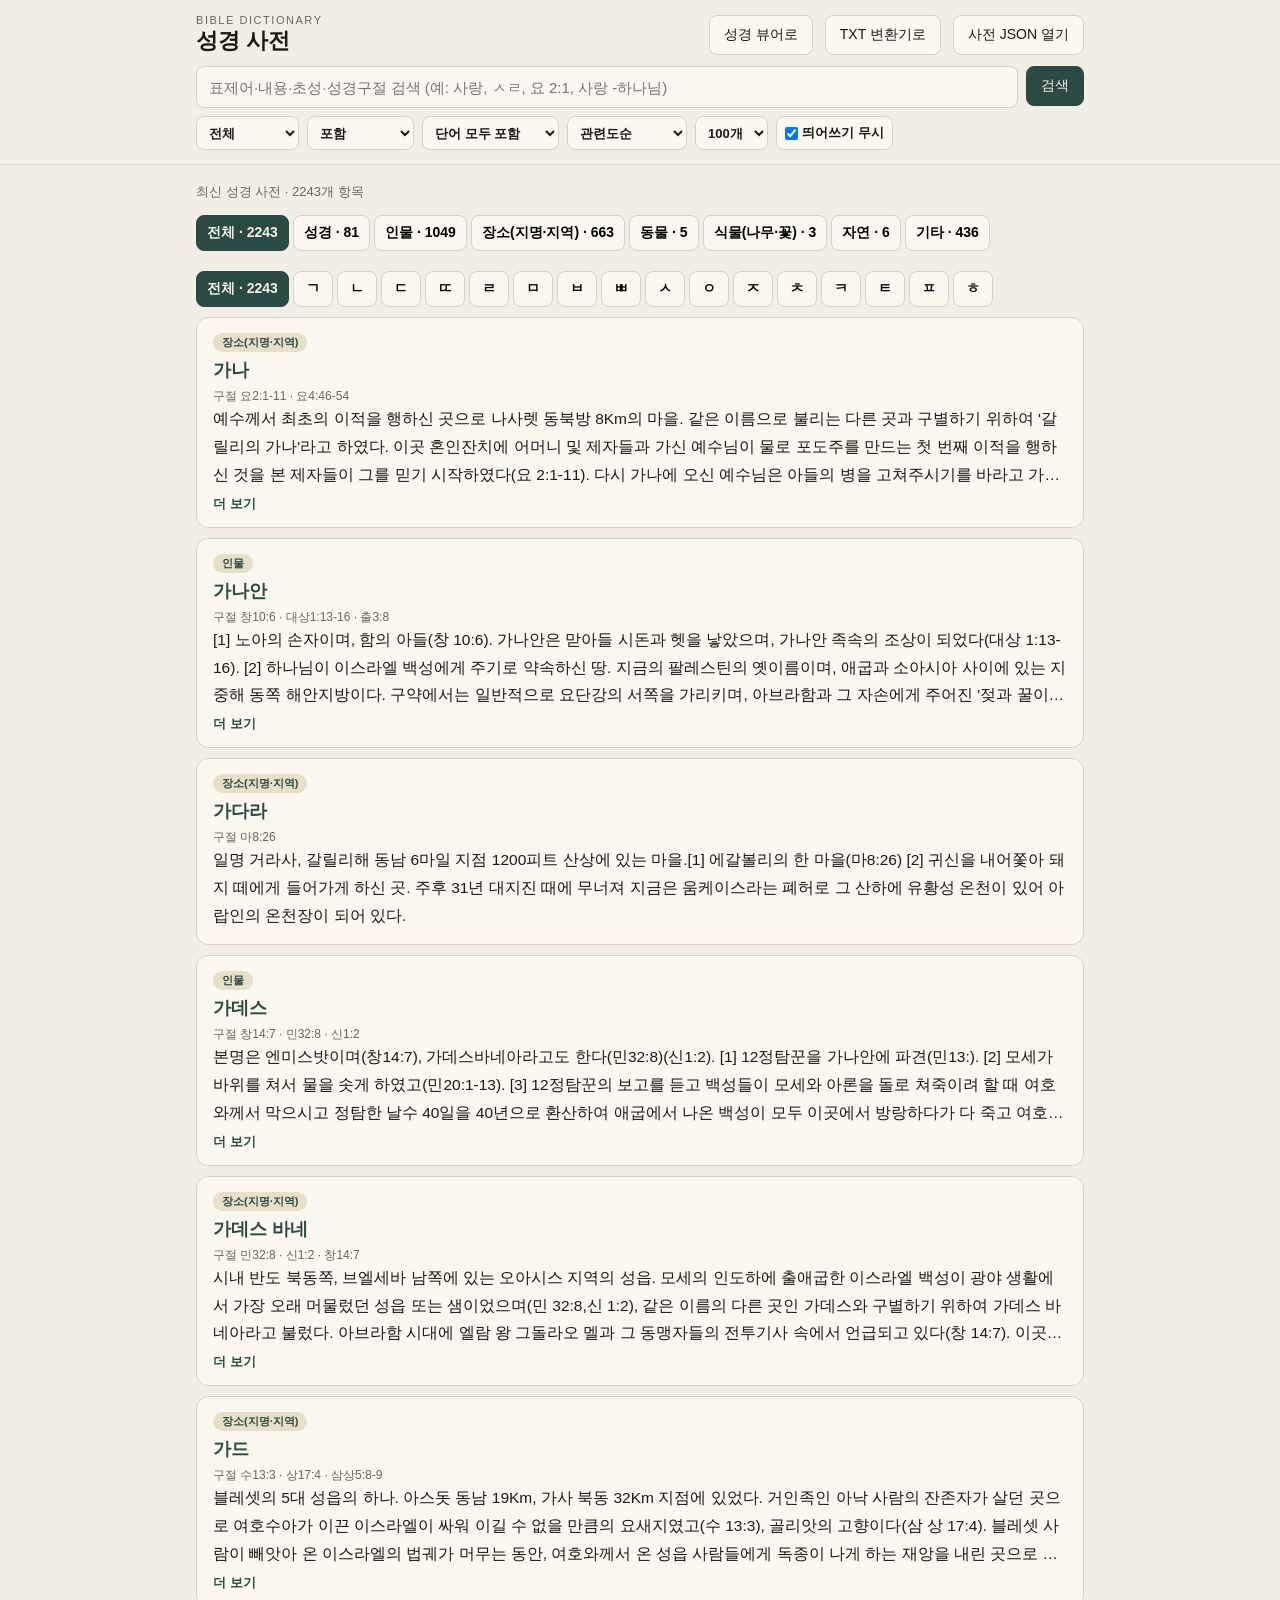
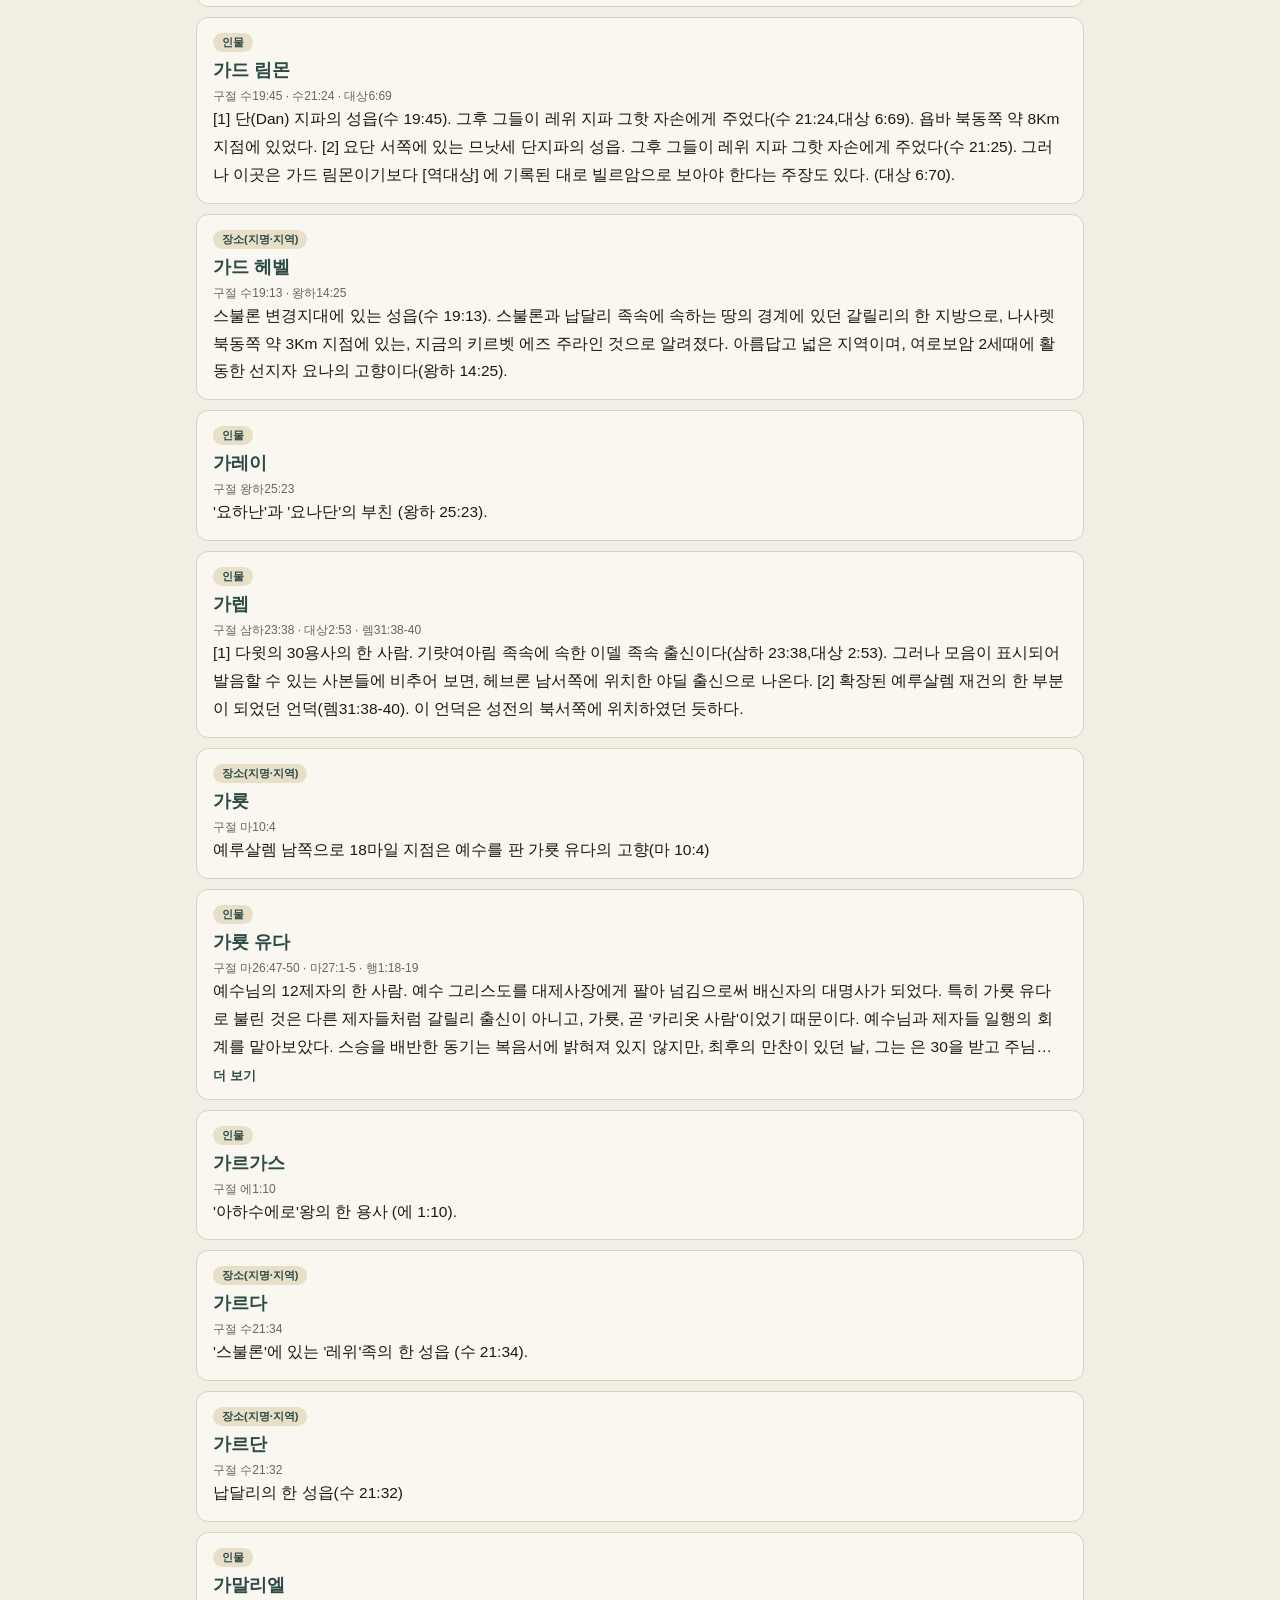
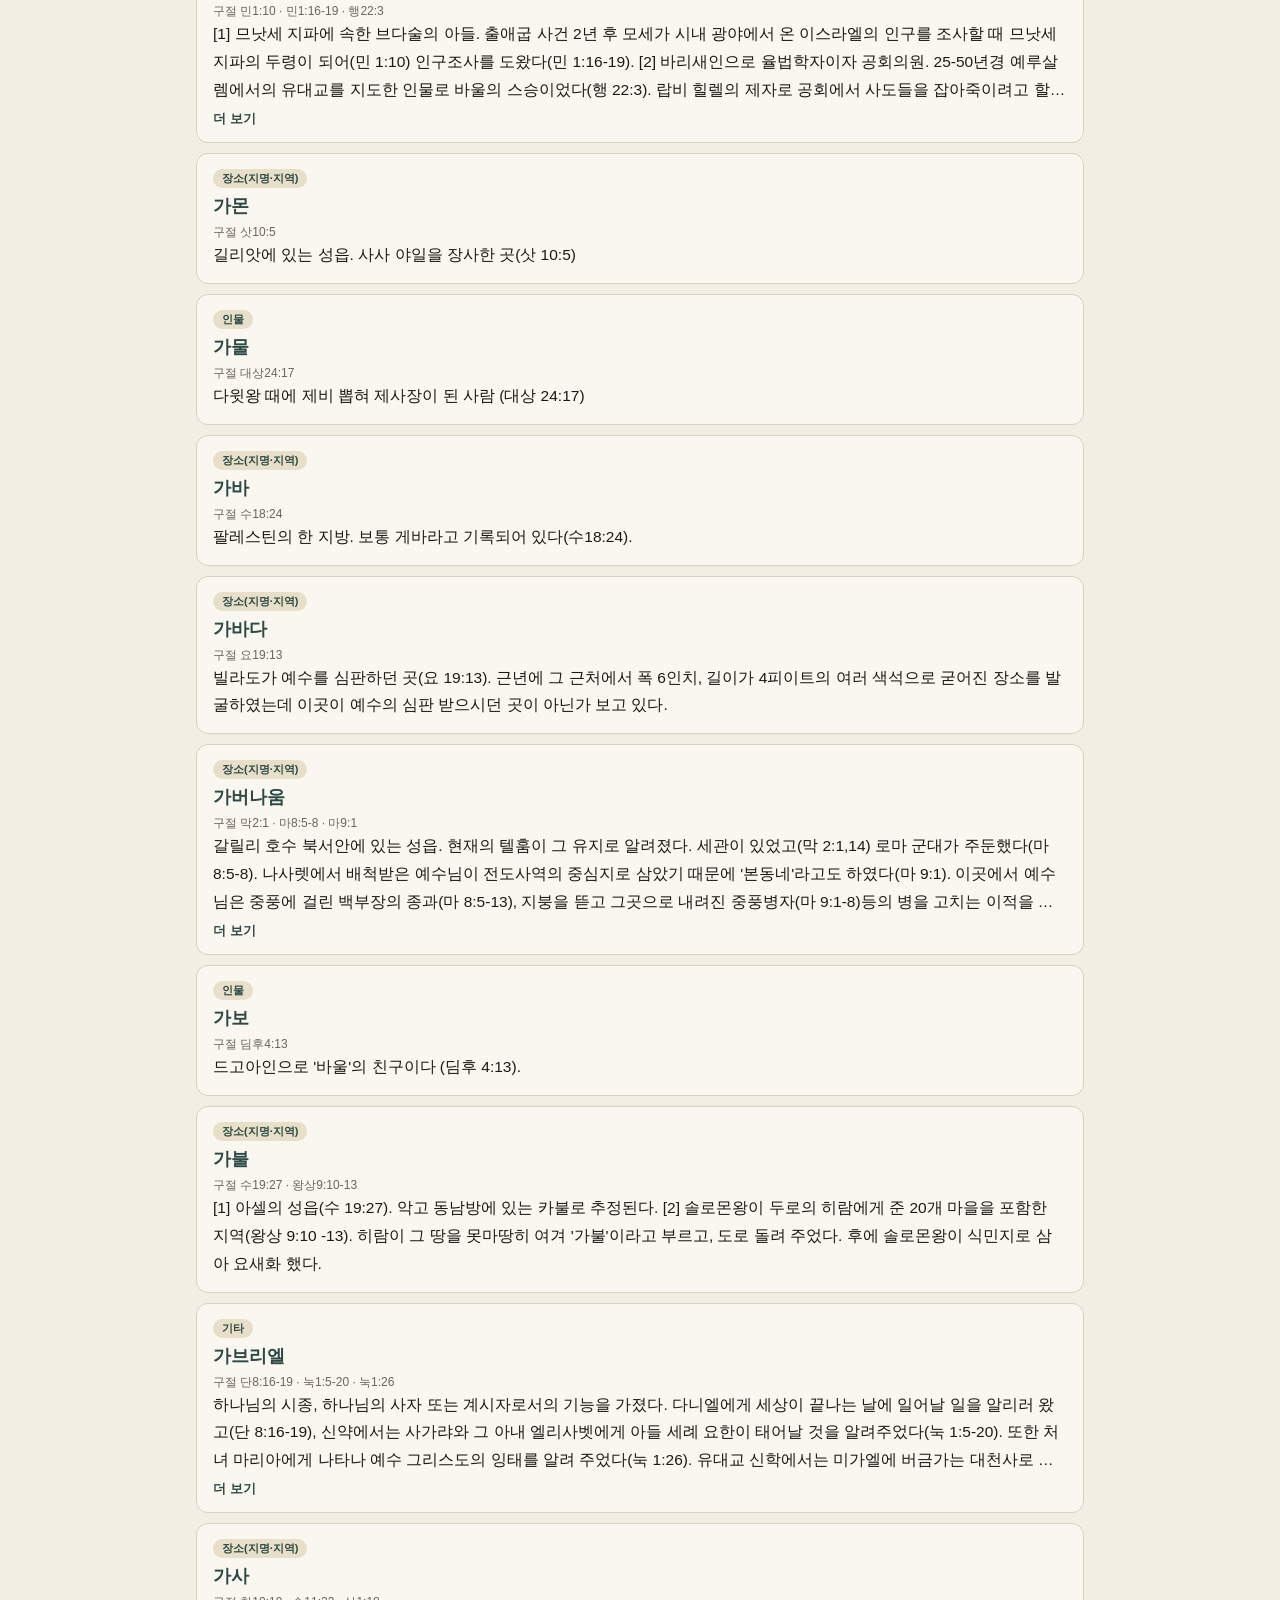
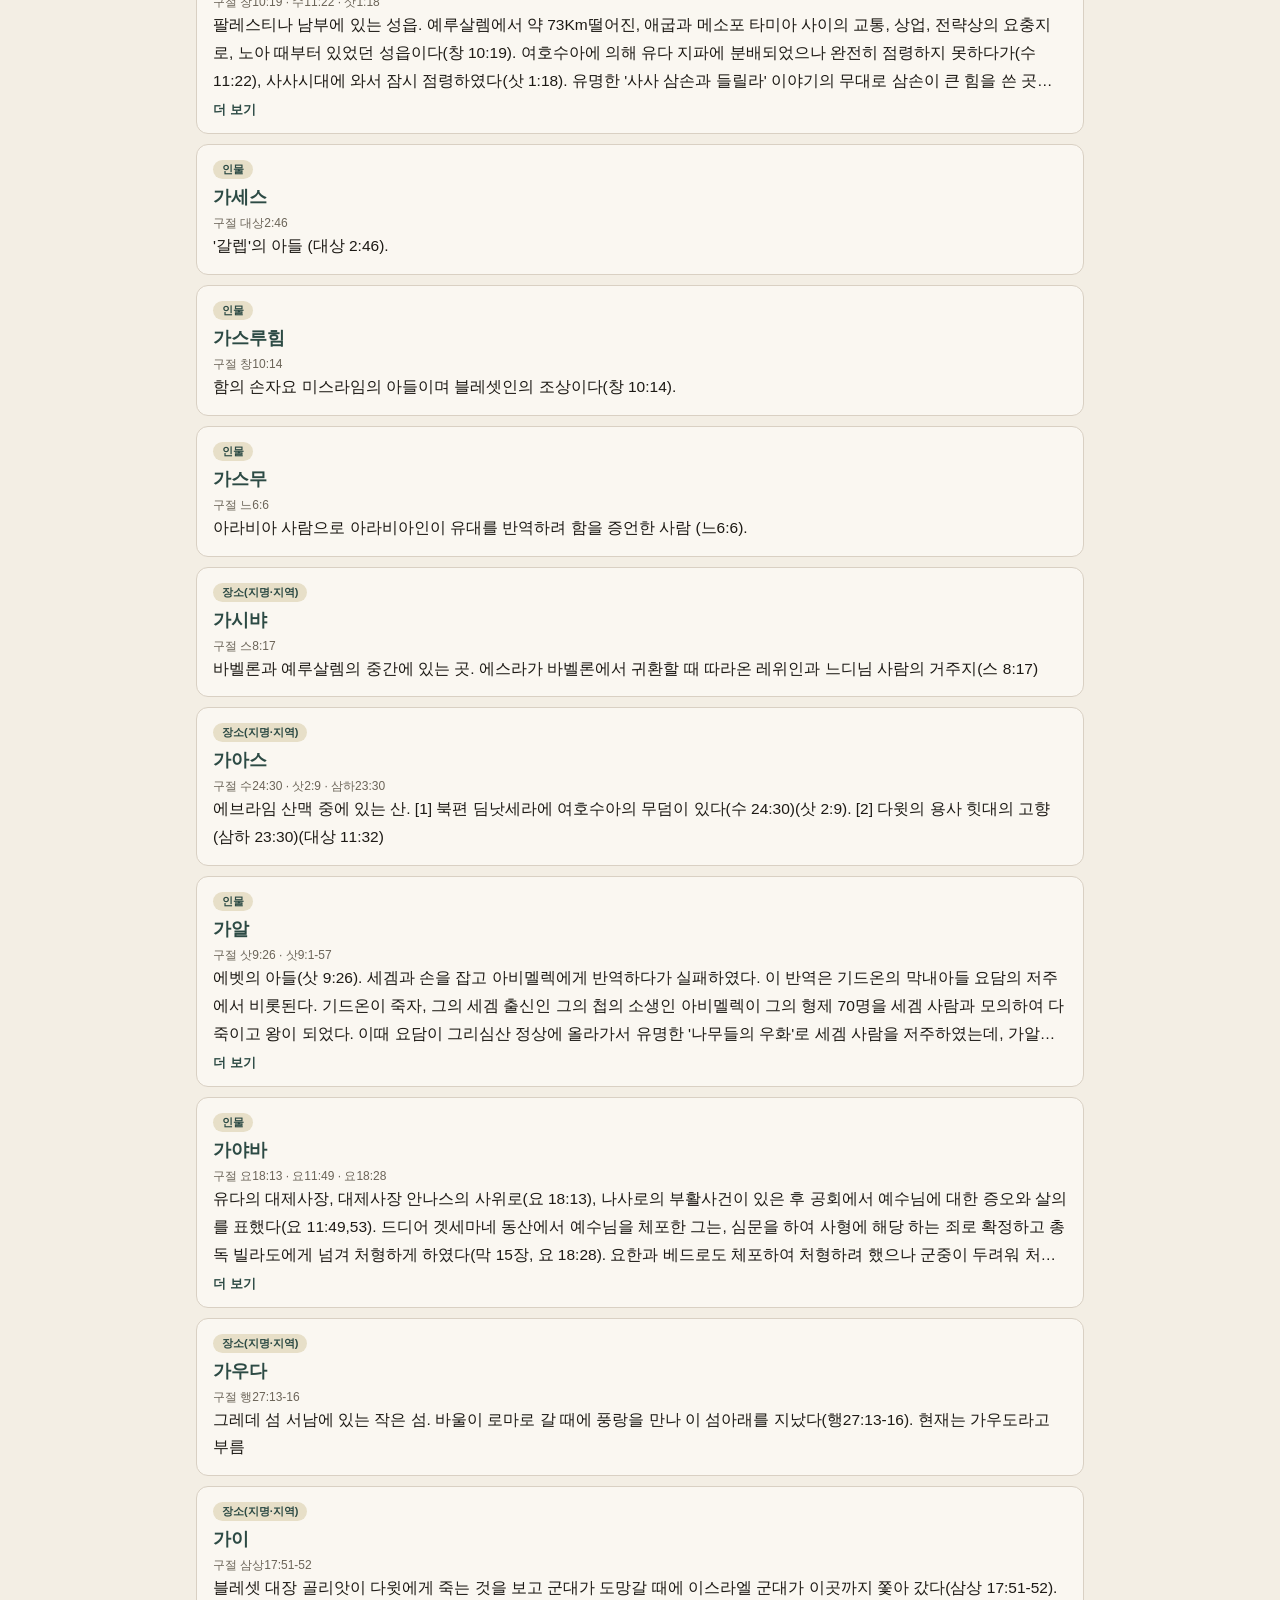
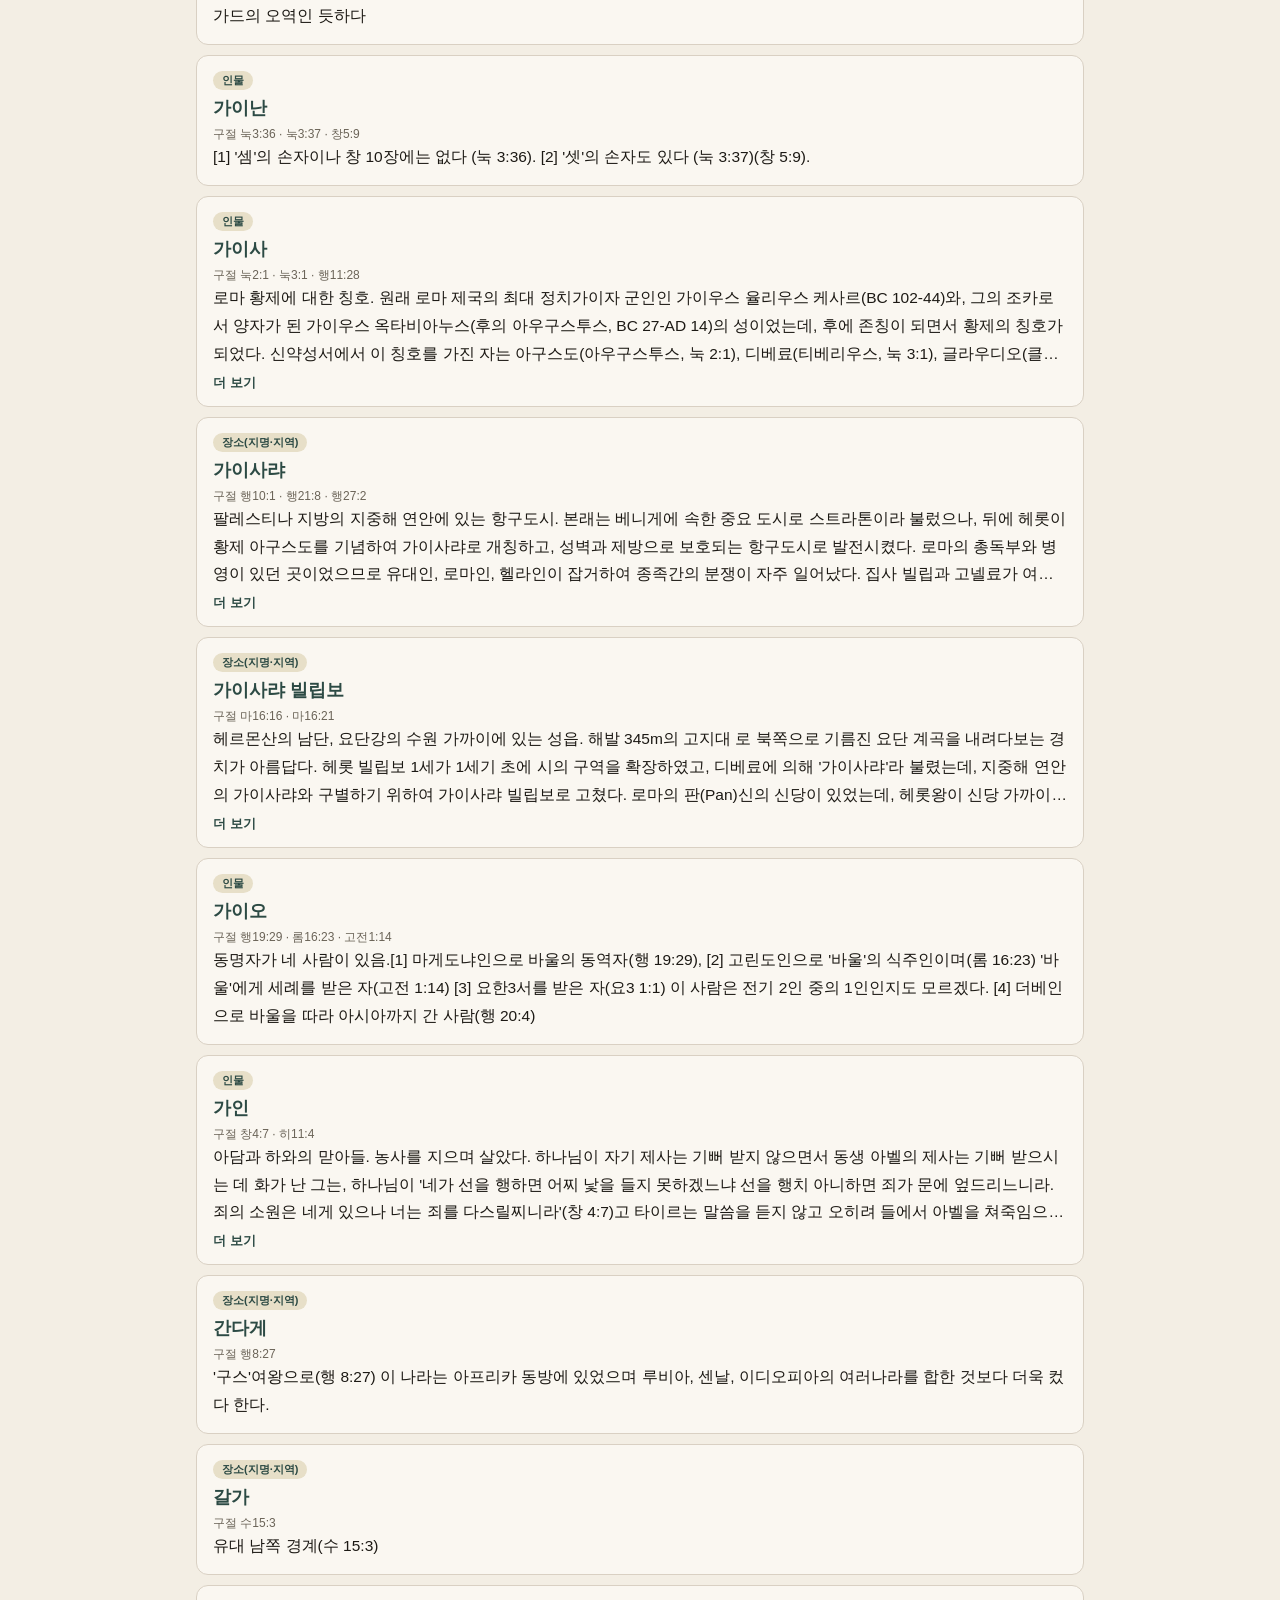
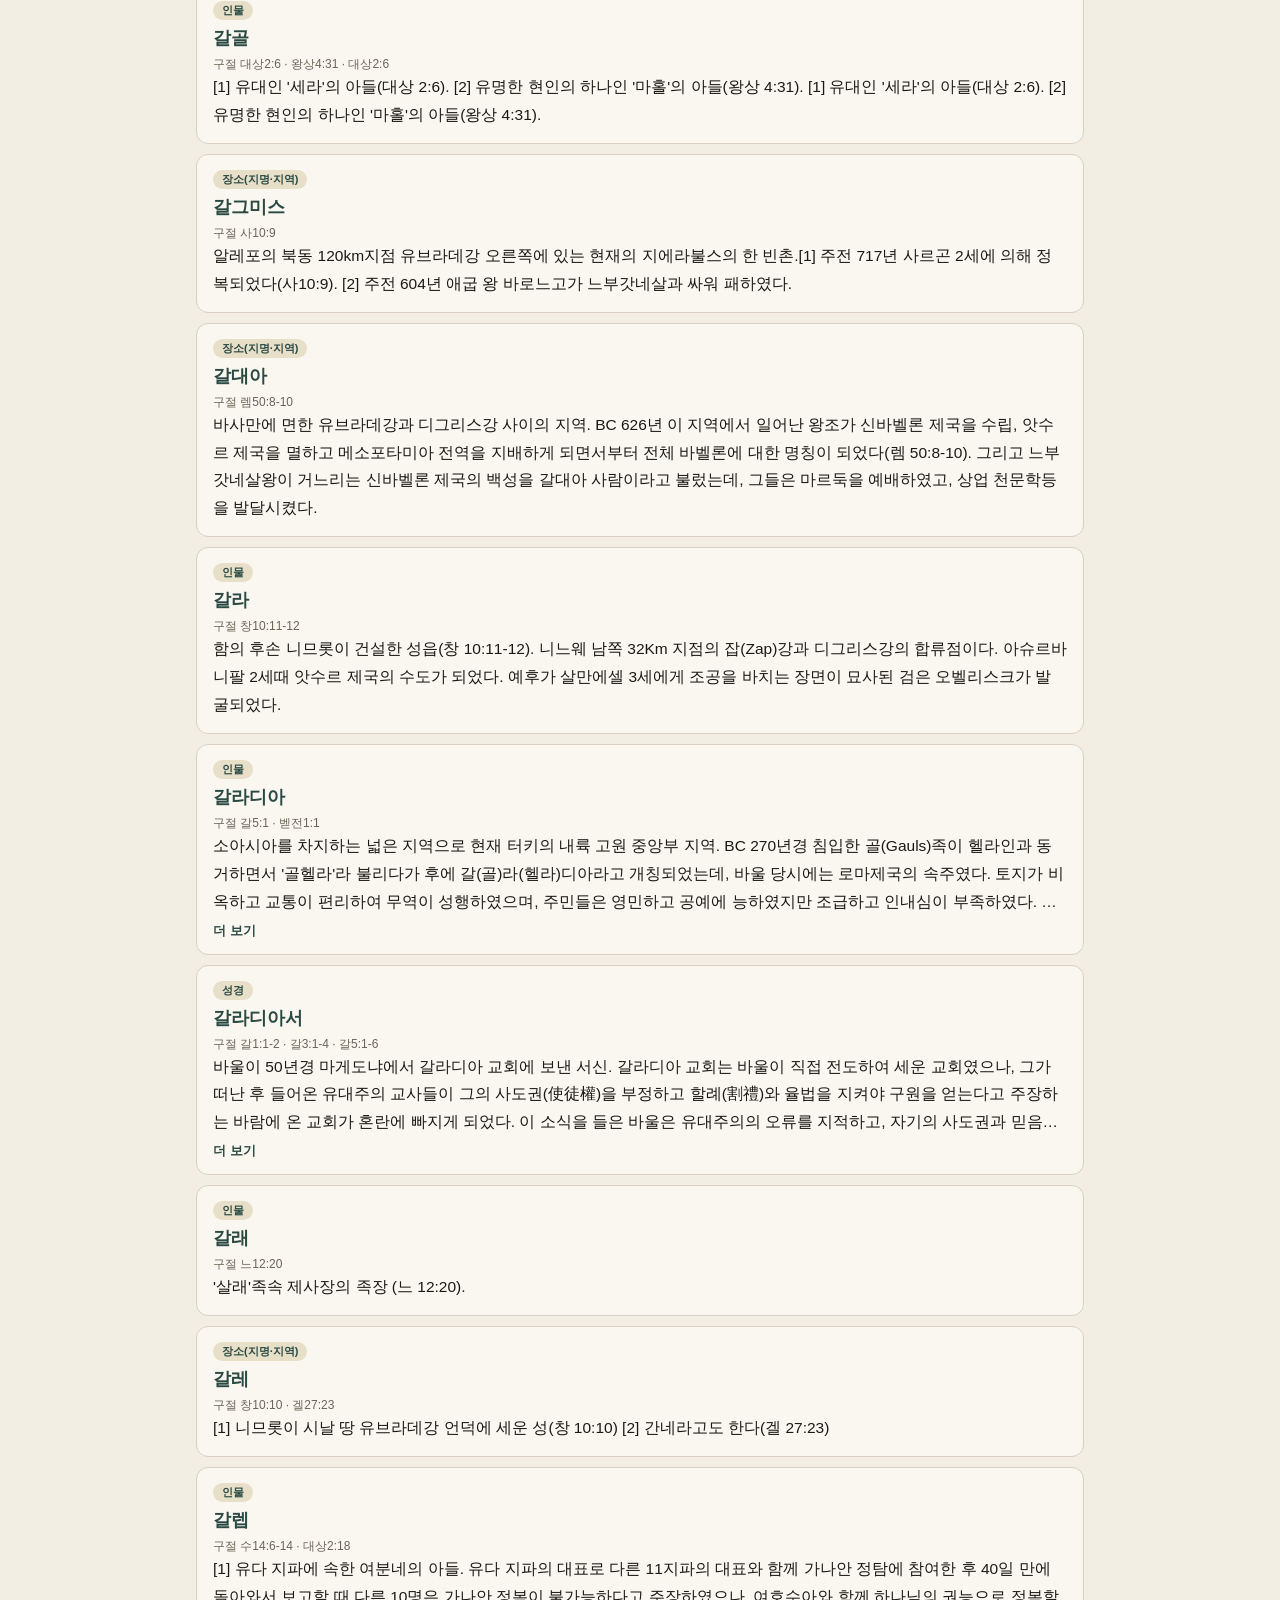
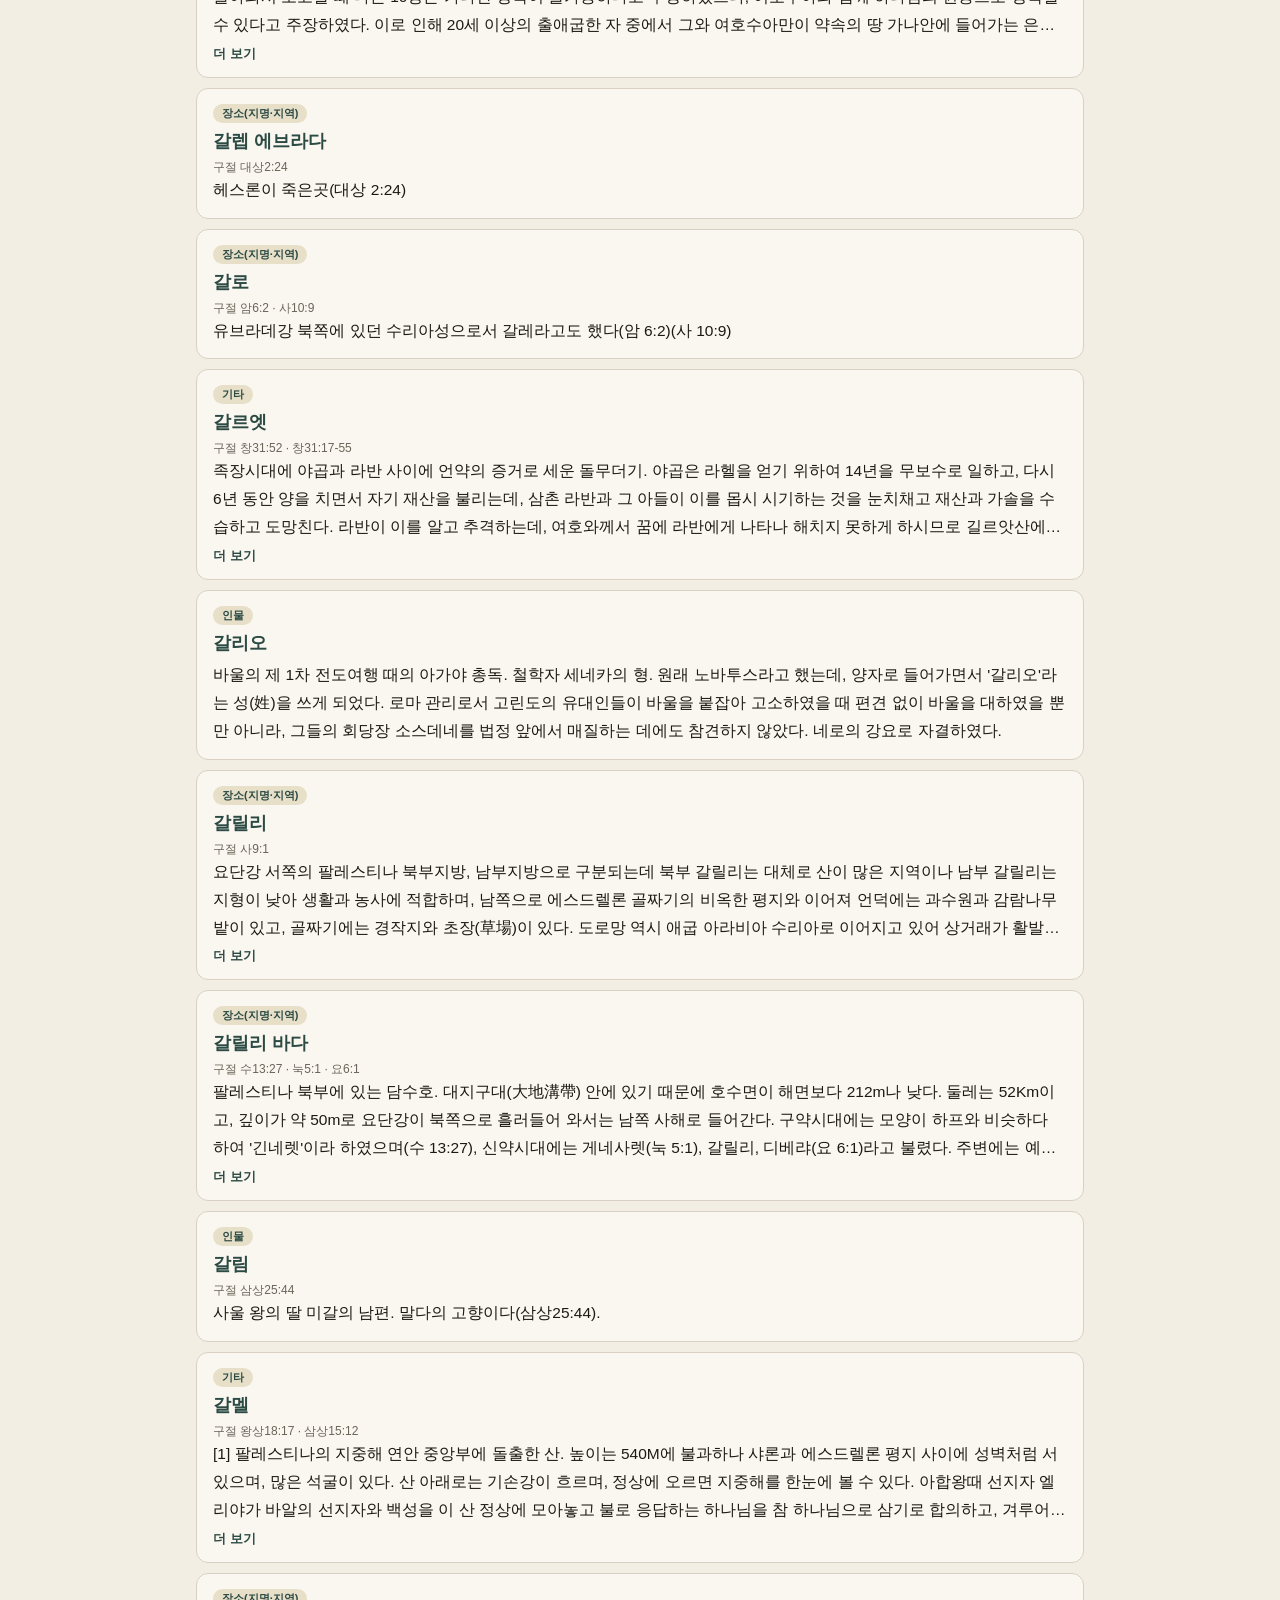
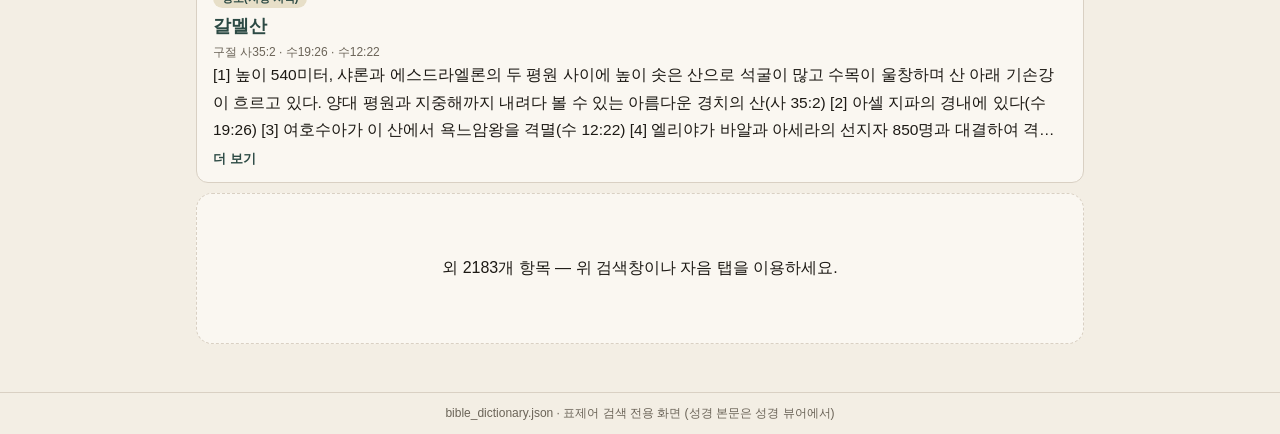
<file: bible_dictionary.html>
<!DOCTYPE html>
<html lang="ko">
<head>
  <meta charset="UTF-8" />
  <meta name="viewport" content="width=device-width, initial-scale=1" />
  <title>성경 사전</title>
  <meta name="description" content="성경 사전 검색 — 표제어·내용 검색, 가나다 찾아보기" />
  <link rel="icon" href="data:image/svg+xml,%3Csvg xmlns='http://www.w3.org/2000/svg' viewBox='0 0 32 32'%3E%3Crect fill='%232c4a44' width='32' height='32' rx='7'/%3E%3Cpath fill='%23f4f0e8' d='M8 8h7.4c1.7 0 2.7.8 2.7 2.2s-1 2.2-2.7 2.2H8zm8.2 5.2h7.4c1.7 0 2.7.8 2.7 2.2s-1 2.2-2.7 2.2h-7.4zM8 18.4h7.4c1.7 0 2.7.8 2.7 2.2s-1 2.2-2.7 2.2H8z'/%3E%3C/svg%3E" />
  <style>
    :root {
      --bg: #f3eee4; --surface: #faf7f1; --ink: #1c1914; --muted: #6b6458;
      --line: #d9d0c3; --accent: #2c4a44; --accent-fg: #f4f0e8; --mark: #e7dfc8;
      --font-sans: "Noto Sans KR", "Apple SD Gothic Neo", "Malgun Gothic", sans-serif;
      --font-serif: "Noto Serif KR", "Batang", Georgia, serif;
    }
    * { box-sizing: border-box; }
    body { margin: 0; background: var(--bg); color: var(--ink); font-family: var(--font-sans); }
    .wrap { max-width: 920px; margin: 0 auto; padding: 0 16px; }
    header { position: sticky; top: 0; z-index: 20; background: var(--bg); border-bottom: 1px solid var(--line); }
    .head { display: flex; align-items: center; gap: 12px; padding: 14px 0 10px; flex-wrap: wrap; }
    .kicker { margin: 0; font-size: 11px; letter-spacing: .14em; color: var(--muted); }
    h1 { margin: 0; font-family: var(--font-serif); font-size: 22px; }
    .spacer { flex: 1; }
    .btn { display: inline-flex; align-items: center; height: 40px; padding: 0 14px; border: 1px solid var(--line); border-radius: 8px; background: var(--surface); color: var(--ink); font: 500 14px var(--font-sans); cursor: pointer; text-decoration: none; white-space: nowrap; }
    .btn:hover { background: var(--mark); }
    .btn.primary { background: var(--accent); color: var(--accent-fg); border-color: var(--accent); }
    .search { padding-bottom: 12px; }
    .search-row { display: flex; gap: 8px; }
    .search-row input { flex: 1; height: 42px; border: 1px solid var(--line); border-radius: 8px; background: var(--surface); padding: 0 12px; font: 500 15px var(--font-sans); color: var(--ink); }
    .toolbar { display: flex; gap: 8px; flex-wrap: wrap; padding: 8px 0 2px; align-items: center; }
    .toolbar select, .toolbar label.chk { height: 34px; border: 1px solid var(--line); border-radius: 8px; background: var(--surface); padding: 0 8px; font: 600 13px var(--font-sans); color: var(--ink); display: inline-flex; align-items: center; gap: 4px; }
    .toolbar label.chk { cursor: pointer; white-space: nowrap; }
    .toolbar label.chk input { margin: 0; }
    .idx { display: flex; gap: 4px; overflow-x: auto; padding: 10px 0; scrollbar-width: thin; }
    .chip { height: 36px; min-width: 40px; padding: 0 10px; border: 1px solid var(--line); border-radius: 8px; background: var(--surface); font: 600 14px var(--font-sans); cursor: pointer; }
    .chip[data-active="true"] { background: var(--accent); color: var(--accent-fg); border-color: var(--accent); }
    main { padding: 18px 0 48px; }
    .meta { color: var(--muted); font-size: 13px; margin: 0 0 12px; }
    .entry { background: var(--surface); border: 1px solid var(--line); border-radius: 12px; padding: 14px 16px; margin-bottom: 10px; }
    .entry h2 { margin: 0 0 6px; font-family: var(--font-serif); font-size: 18px; color: var(--accent); }
    .entry p { margin: 0; font-size: 15.5px; line-height: 1.8; }
    .entry p.collapsed { display: -webkit-box; -webkit-line-clamp: 3; -webkit-box-orient: vertical; overflow: hidden; }
    .more { margin-top: 6px; border: 0; background: none; color: var(--accent); font: 600 13px var(--font-sans); cursor: pointer; padding: 0; }
    mark { background: var(--mark); border-radius: 3px; padding: 0 1px; }
    .catrow { display: flex; gap: 4px; overflow-x: auto; padding: 2px 0 10px; scrollbar-width: thin; }
    .cat { display: inline-block; font-size: 11px; font-weight: 700; color: var(--accent); background: var(--mark); border-radius: 20px; padding: 2px 9px; margin-bottom: 6px; }
    .empty { text-align: center; padding: 48px 20px; border: 1px dashed var(--line); border-radius: 16px; background: var(--surface); }
    footer { border-top: 1px solid var(--line); padding: 12px; text-align: center; font-size: 12px; color: var(--muted); }
  </style>
</head>
<body>
<header>
  <div class="wrap">
    <div class="head">
      <div>
        <p class="kicker">BIBLE DICTIONARY</p>
        <h1>성경 사전</h1>
      </div>
      <div class="spacer"></div>
      <a class="btn" href="./index_bible.html">성경 뷰어로</a>
      <a class="btn" href="./txt_to_json.html">TXT 변환기로</a>
      <button class="btn" id="btn-file" type="button">사전 JSON 열기</button>
      <input id="file" type="file" accept=".json,application/json" hidden />
    </div>
    <div class="search">
      <div class="search-row">
        <input id="q" type="search" placeholder="표제어·내용·초성·성경구절 검색 (예: 사랑, ㅅㄹ, 요 2:1, 사랑 -하나님)" autocomplete="off" />
        <button class="btn primary" id="btn-search" type="button">검색</button>
      </div>
      <div class="toolbar">
        <select id="scope" title="검색 범위">
          <option value="all">전체</option>
          <option value="head">표제어만</option>
          <option value="desc">내용만</option>
          <option value="verse">성경구절만</option>
        </select>
        <select id="method" title="검색 방식">
          <option value="incl">포함</option>
          <option value="prefix">앞부분 일치</option>
          <option value="suffix">뒷부분 일치</option>
          <option value="exact">정확히 일치</option>
          <option value="chosung">초성 검색</option>
        </select>
        <select id="match" title="여러 단어 조합">
          <option value="and">단어 모두 포함</option>
          <option value="or">단어 중 하나라도</option>
        </select>
        <select id="sort" title="정렬">
          <option value="rel">관련도순</option>
          <option value="alpha">가나다순</option>
          <option value="short">짧은 표제어순</option>
          <option value="long">설명 긴 순</option>
        </select>
        <select id="limit" title="결과 개수">
          <option value="50">50개</option>
          <option value="100" selected>100개</option>
          <option value="200">200개</option>
          <option value="500">500개</option>
        </select>
        <label class="chk"><input type="checkbox" id="nospace" checked /> 띄어쓰기 무시</label>
      </div>
    </div>
  </div>
</header>
<main>
  <div class="wrap">
    <p class="meta" id="status">사전을 불러오는 중…</p>
    <div class="catrow" id="catrow"></div>
    <div class="idx" id="idx"></div>
    <div id="list"></div>
  </div>
</main>
<footer>bible_dictionary.json · 표제어 검색 전용 화면 (성경 본문은 성경 뷰어에서)</footer>

<script>
"use strict";
const $ = id => document.getElementById(id);
const CHO = ["ㄱ","ㄲ","ㄴ","ㄷ","ㄸ","ㄹ","ㅁ","ㅂ","ㅃ","ㅅ","ㅆ","ㅇ","ㅈ","ㅉ","ㅊ","ㅋ","ㅌ","ㅍ","ㅎ"];
let ENTRIES = {}, ORDER = [], dictName = "성경 사전";
let activeCho = "전체", activeCat = "전체", lastQuery = "";
let CAT_OF = {}, CAT_COUNT = {};

function esc(s){
  return String(s).replace(/[&<>"']/g, c => ({"&":"&amp;","<":"&lt;",">":"&gt;",'"':"&quot;","'":"&#39;"}[c]));
}
/*CAT-START*/
const BOOK66 = ["창세기","출애굽기","레위기","민수기","신명기","여호수아","사사기","룻기","사무엘상","사무엘하","열왕기상","열왕기하","역대상","역대하","에스라","느헤미야","에스더","욥기","시편","잠언","전도서","아가","이사야","예레미야","예레미야애가","에스겔","다니엘","호세아","요엘","아모스","오바댜","요나","미가","나훔","하박국","스바냐","학개","스가랴","말라기","마태복음","마가복음","누가복음","요한복음","사도행전","로마서","고린도전서","고린도후서","갈라디아서","에베소서","빌립보서","골로새서","데살로니가전서","데살로니가후서","디모데전서","디모데후서","디도서","빌레몬서","히브리서","야고보서","베드로전서","베드로후서","요한일서","요한이서","요한삼서","유다서","요한계시록"];
const CAT_ORDER = ["성경","인물","장소","동물","식물","자연","기타"];
const CAT_LABEL = { 성경:"성경", 인물:"인물", 장소:"장소(지명·지역)", 동물:"동물", 식물:"식물(나무·꽃)", 자연:"자연", 기타:"기타" };
const PLACE_SUF = ["산맥","봉우리","바다","호수","골짜기","계곡","협곡","광야","사막","성읍","마을","촌락","도시","나라","왕국","제국","지방","항구","동굴","무덤","성문","궁궐","성벽","시장","거리","광장","반도","폭포","온천","유적","나루","동리","고을","못","섬","강","산","탑","문","길","성","전","궁","터"];
const PLACE_SUF_NOT = ["백성","민족","종족","완전","안전","이전","사도행전","기원전","기원후","서기전"];
const ANIMAL_1 = ["새","양","소","말","개","뱀"];
const ANIMAL_MULTI = ["짐승", "들짐승", "가축", "물고기", "염소", "산양", "면양", "들소", "물소", "야크", "망아지", "낙타", "당나귀", "노새", "곰", "늑대", "표범", "호랑이", "독수리", "솔개", "부엉이", "올빼미", "까마귀", "까치", "비둘기", "참새", "제비", "황새", "왜가리", "기러기", "오리", "닭", "병아리", "꿩", "타조", "공작", "펠리컨", "갈매기", "가마우지", "메추라기", "박쥐", "두더지", "토끼", "사슴", "노루", "영양", "멧돼지", "돼지", "강아지", "고양이", "생쥐", "족제비", "오소리", "수달", "원숭이", "코끼리", "도마뱀", "개구리", "두꺼비", "메뚜기", "황충", "여치", "귀뚜라미", "꿀벌", "개미", "흰개미", "벼룩", "나방", "굼벵이", "지렁이", "달팽이", "조개", "새우", "고래", "상어", "문어", "오징어", "미꾸라지", "뱀장어", "장어", "숭어", "잉어", "붕어", "메기", "가물치", "송어", "연어", "대구", "명태", "멸치", "정어리", "청어", "고등어", "꽁치", "삼치", "도미", "농어", "우럭", "광어", "도다리", "가자미", "넙치", "민어", "조기", "전갈", "지네", "고슴도치", "다람쥐", "비버", "너구리", "삵", "순록", "하이에나", "재칼", "기린", "얼룩말", "캥거루", "코알라", "판다", "해달", "물개", "돌고래", "거북", "놋뱀", "불뱀", "구리뱀", "살모사", "구렁이", "코브라", "방울뱀", "비단뱀", "파충류", "포유류", "조류", "곤충", "갑각류", "연체동물", "양서류", "송아지", "어린양", "새끼양", "뿔"];
const ANIMAL_EXACT = ["수리", "매", "사자", "벌", "파리", "모기", "하마", "여우", "독사", "자라", "곰", "게", "이", "가오리", "쥐가오리", "제비", "거미"];
const PLANT_1 = ["꽃","풀","밀","콩","팥","삼","마","배","감","밤","무"];
const PLANT_MULTI = ["나무", "수목", "화초", "잡초", "곡식", "곡물", "과실", "포도", "무화과", "종려", "대추야자", "감람", "올리브", "보리", "귀리", "녹두", "목화", "백합", "장미", "수선화", "민들레", "쑥", "독말풀", "맨드레이크", "몰약", "유향", "향료", "향품", "약초", "채소", "나물", "버섯", "이끼", "해초", "미역", "다시마", "연밥", "연꽃", "골풀", "띠풀", "억새", "기장", "율무", "메밀", "들깨", "참깨", "호박", "오이", "수박", "멜론", "딸기", "앵두", "자두", "살구", "복숭아", "사과", "호두", "은행", "석류", "레몬", "오렌지", "바나나", "파인애플", "망고", "야자", "백향목", "향백나무", "잣나무", "전나무", "소나무", "상수리나무", "떡갈나무", "느티나무", "버드나무", "뽕나무", "오동나무", "회양목", "측백나무", "주목", "비자나무", "구상나무", "매화", "벚꽃", "개나리", "진달래", "철쭉", "국화", "해바라기", "튤립", "카네이션", "작약", "모란", "동백", "은방울꽃", "히아신스", "크로커스", "아마릴리스", "참나리", "솔나리", "라일락", "아이리스", "글라디올러스", "프리지아", "스타티스", "안개꽃", "할미꽃", "제비꽃", "팬지", "데이지", "금잔화", "백일홍", "채송화", "봉선화", "나팔꽃", "달맞이꽃", "맨드라미", "겨자", "고추", "마늘", "양파", "부추", "시금치", "상추", "배추", "당근", "감자", "고구마", "토란", "연근", "우엉", "도라지", "더덕", "취나물", "고사리", "미나리", "쑥갓", "냉이", "달래", "씀바귀", "질경이", "인삼", "홍삼", "산삼", "칡", "당귀", "천궁", "황기", "오미자", "구기자", "산수유", "복분자", "차나무", "면화", "코코야자", "사과나무", "배나무", "살구나무", "자두나무", "앵두나무", "호두나무", "밤나무", "감나무", "무화과나무", "감람나무", "포도나무", "석류나무", "겨자씨", "삼베"];
const PLANT_EXACT = ["갈대", "오디", "아마", "나리", "달리아", "수수", "모시", "레몬", "치자", "오디", "기장", "부들", "보리"];
const NATURE_1 = ["해","달","불","물","비","눈","돌","금","은","별","밤","낮","봄","여름","가을","겨울","아침","저녁","새벽","정오","흙"];
const NATURE_MULTI = ["하늘","천체","항성","행성","혜성","유성","일식","월식","태양","장마","소나기","함박눈","구름","천둥","번개","우레","화산","용암","화염","강물","바닷물","샘물","대지","황토","자갈","금강석","다이아몬드","마노","비취","수정","자수정","황옥","놋쇠","청동","광물","광석","대리석","화강암","석회암","사암","현무암","범람","계절","황혼","여명","일출","일몰","월출","그믐","보름","상현","하현","초승달","반달","간조","만조","물결","소용돌이","회오리","폭풍","광풍","폭우","호우","이슬비","보슬비","가랑비","장대비","해돋이","해넘이","새벽별","개밥바라기","북극성","은하수","유성우","소행성","운석","달무리","햇무리","쌍무지개","노을","석양","눈보라","폭설","눈사태","산사태","침수","메마름","건조","습기","한파","폭염","열대야","적도","회귀선","남극","북극","극광","오로라","홍수"];
const NATURE_EXACT = ["기온", "소금", "진주", "보석", "유황", "먼지", "티끌", "모래", "바람", "안개", "이슬", "서리", "우박", "파도", "구름", "마노"];
const PERSON_SUF = ["여왕","선지자","선견자","제사장","대제사장","전도자","장로","집사","감독","선교사","총독","방백","재판관","사사","족장","서기관","바리새인","사두개인","레위인","나실인"];
const PERSON_SUF_LAST = ["왕","사도"];
const PERSON_SUF_NOT = ["그리스도","기도","디도","사도행전","여호와","하나님"];
const PLACE_STRONG_RE = /(성읍이다|마을이다|도시이다|나라이다|왕국이다|제국이다|지방이다|지역이다|고장이다|영토이다|에 위치한|에 있는|에 자리한|에 세워진|수도[^원]|항구|성읍|마을|도시|나라|왕국|제국|지방|지역|고장|영토|근처|인근|부근|인접|에 있다|에 있었다|에 속한|킬로미터|Km|km|마일|지리적|고도로|에 세운|에 건설된|골짜기|계곡|강변|강가|호숫가|바닷가|동네|고을|유적지|유적|고고학|발굴)/;
const PLACE_WEAK_RE = /(북부|남부|동부|서부|중부|북쪽|남쪽|동쪽|서쪽|동편|서편|남편|북편|북서|남서|북동|남동|동남|서남|동서|남북|사방|일대|전역|각지|도처|이곳|그곳|현지|출생지|탄생지|고향|발상지|현재|옛 이름|구명|별칭|별명|이칭|일컬|호칭|곳|터이다|터로|터에|터에서|텔 |텔\(|동서|남북)/;
const PERSON_ID_RE = /(의 아들|의 딸|의 아내|의 남편|의 형제|의 자매|의 아버지|의 어머니|의 손자|의 조카|의 후손|의 자손|맏아들|막내아들|큰아들|작은아들|맏딸|큰딸|막내|첫째|둘째|셋째|넷째|다섯째|여섯째|일곱째|세 아들|두 아들|아들 중|딸 중|대 왕|의 왕[.]|왕이다|여왕이다|선지자이다|제사장이다|사도이다|장로이다|집사이다|사람이다|인물이다|이름이다|이름이며|라 하는 사람|라는 사람|한 사람[.]|한사람|사람 \(|사람 \(|외조모|외조부|조모|조부|외삼촌|삼촌|고모|이모|장인|장모|사위|며느리|손녀|조카|외숙|숙부|부친|친부|생부|양부|모친|생모|양모|유모|시녀|궁녀|내시|하인|과부|고아|미망인|홀어미|홀아비|상인|장사꾼|장사치|저자|의사|의원|동역자|제자|신자|여신자|성도|교인|일꾼|사촌|친척|조상|선조|후예|후손|자손|본명|개명|유대인[^의]|헬라인|로마인|이방인[^의]|나그네|출생한|태어난|결혼한|장가든|시집간|통치한|통치하던|다스린|다스리던|재위한|재위하던|즉위한|즉위하여|전사한|병사한|묻힌|장사된|기록한|기록된|저술한|순교한|순교자|성인|성자|위대한|유명한|택하신|부르신|보내신|파송된|임명된|세우신|주인공|만드는 사람|만들어 내는 사람|된 사람[.]|인 사람[.]|은 사람[.]|는 사람[.]|열심당|셀롯|회당장|지도자|영도자|통치자|입법자|건국자|해방자|처형된|처형당한|참수된|독살된|암살된|왕의 (칭호|호칭|이름|직함|직위|별명|별칭)|왕에 대한 (칭호|호칭))/;
const PERSON_ROLE_RE = /(선지자|선견자|제사장|사도(?!행전)|장로|집사|감독|선교사|총독|방백|재판관|사사|서기관|바리새인|사두개인|레위인|나실인|장군|대장[^간]|백부장|천부장|장관|대신[^하]|신하로|신하가|신하들|모사|목자|양치기|어부|농부|목수|석수|대장장이|도공|옹기장이|병사|군인|왕은|왕이란|왕으로서|왕자|왕비|왕후|왕모|용사|맹장|호걸|무사|투사|장수[^가-힣])/;
const GOD_RE = /(우상|신상|신화|신전|신당|의 신([^가-힣]|$)|신의 우두머리|여신|남신)/;
const GOD_PLACE_OK = /(성읍|마을|도시|에 위치한|근처|에 있다|수도[^원]|항구)/;
const COIN_RE = /(은화|동화|금화|화폐|통화|주화|달란트|세겔|미나|렙돈|게라|베가|고드란트|스타데르|데나리온|드라크마|앗사리온|스다디온)/;
const OBJECT_SUF = ["두멍","그릇","기명","장막","천막","초막","오두막","헛간","외양간","마구간","용광로","풀무","분향단","번제단","물두멍","횃불","모닥불","굴뚝","들보","서까래","주춧돌","모퉁잇돌","문지방","문설주","창살","발코니","난간","계단","사다리","다락","뒤간","울타리","담장","단지","항아리","상자","주머니","전대","지갑","허리띠","신발","구두","짚신","나막신","버선","모자","두건","너울","두루마기","마고자","조끼","바지","치마","저고리","내의","속옷","겉옷","외투","망토","담요","이불","베개","방석","돗자리","멍석","가마니","뚜껑","마개","손잡이","고리","걸쇠","거울","빗","가위","골무","저울","그물","바늘","사슬","자물쇠","열쇠","빗장","망치","톱","지팡이","막대기","채찍","갑옷","투구","방패","의자","탁자","침대","등잔","촛대","등대","화로","절구","맷돌","광주리","바구니","삼태기","낚시","밧줄","칼","활","막","궤"];
const ANIMAL_DESC = ["낙타","당나귀","노새","하마","코끼리","고래","상어","문어","개미","말벌","메뚜기","황충","박쥐","타조","공작","펠리컨","갈매기","기러기","왜가리","족제비","오소리","수달","원숭이","고슴도치","다람쥐","지네","달팽이","지렁이","미꾸라지","뱀장어","숭어","잉어","붕어","메기","송어","연어","대구","명태","멸치","정어리","고등어","꽁치","삼치","도미","농어","광어","가자미","넙치","민어","조기","독수리","비둘기","까마귀","까치","참새","황새","올빼미","부엉이","솔개","가마우지","메추라기","두더지","토끼","사슴","노루","영양","멧돼지","고양이","늑대","표범","호랑이","담비","너구리","삵","순록","물소","야크","산양","하이에나","재칼","기린","얼룩말","캥거루","코알라","판다","해달","물개","돌고래","거북","놋뱀","불뱀","비단뱀","방울뱀","파충류","포유류","조류","곤충","갑각류","연체동물","양서류"];
const PLANT_DESC = ["무화과", "백향목", "감람나무", "종려나무", "포도나무", "대추야자", "향백나무", "잣나무", "전나무", "소나무", "상수리나무", "떡갈나무", "느티나무", "버드나무", "뽕나무", "오동나무", "회양목", "측백나무", "비자나무", "구상나무", "매화", "벚꽃", "개나리", "진달래", "철쭉", "해바라기", "튤립", "카네이션", "작약", "모란", "동백", "은방울꽃", "히아신스", "크로커스", "아마릴리스", "참나리", "라일락", "아이리스", "글라디올러스", "프리지아", "스타티스", "안개꽃", "할미꽃", "제비꽃", "팬지", "데이지", "금잔화", "백일홍", "채송화", "봉선화", "나팔꽃", "달맞이꽃", "맨드라미", "겨자씨", "들깨", "참깨", "메밀", "율무", "수수", "고들빼기", "엉겅퀴", "가시덤불", "가시나무", "찔레", "으름", "다래", "머루", "뽕잎", "누에고치", "삼베"];
const NATURE_DESC = ["천둥","번개","화산","용암","무지개","가뭄","폭풍","해일","일식","월식","혜성","유성","은하수","운석","극광","오로라","간조","만조","소용돌이","회오리","폭우","장대비","눈보라","폭설","눈사태","산사태"];
function byLenDesc(a, b){ return b.length - a.length; }
function headHit(h, multi, exact1, exactOnly){
  const set = new Set(exactOnly);
  const all = [...new Set([...multi, ...exactOnly, ...exact1])].sort(byLenDesc);
  for (const w of all) {
    if (set.has(w) || w.length <= 1) { if (h === w) return w; continue; }
    if (h.includes(w)) return w;
  }
  return "";
}
function descHit(t, words){
  t = t.slice(0, 100);
  for (const w of [...words].sort(byLenDesc)) if (t.includes(w)) return w;
  return "";
}
function sufHit(h, sufs, not){
  for (const s of [...sufs].sort(byLenDesc)) {
    if (h.length > s.length && h.endsWith(s)) {
      if (not && not.some(n => h.endsWith(n))) continue;
      return s;
    }
  }
  return "";
}
function stripBookSuffix(h){
  if (/서$/.test(h) && BOOK66.includes(h.slice(0, -1))) return h.slice(0, -1);
  if (/기$/.test(h) && BOOK66.includes(h.slice(0, -1))) return h.slice(0, -1);
  return "";
}
function classifyEntry(h, t){
  t = String(t ?? "");
  const head80 = t.slice(0, 80);
  if (BOOK66.includes(h) || stripBookSuffix(h)) return { cat: "성경", term: h };
  const ps = sufHit(h, PLACE_SUF, PLACE_SUF_NOT);
  if (ps) {
    if (PERSON_ID_RE.test(head80) && !PLACE_STRONG_RE.test(head80)) return { cat: "인물", term: "설명" };
    return { cat: "장소", term: ps };
  }
  let w = headHit(h, ANIMAL_MULTI, ANIMAL_1, ANIMAL_EXACT);
  if (w) return { cat: "동물", term: w };
  w = headHit(h, PLANT_MULTI, PLANT_1, PLANT_EXACT);
  if (w) return { cat: "식물", term: w };
  w = headHit(h, NATURE_MULTI, NATURE_1, NATURE_EXACT);
  if (w) return { cat: "자연", term: w };
  const rs = sufHit(h, PERSON_SUF, []);
  if (rs) return { cat: "인물", term: rs };
  for (const s of PERSON_SUF_LAST) {
    if (h.length >= s.length && h.endsWith(s) && !PERSON_SUF_NOT.some(n => h.endsWith(n))) return { cat: "인물", term: s };
  }
  if (GOD_RE.test(head80) && !GOD_PLACE_OK.test(head80)) return { cat: "기타", term: "신" };
  if (PERSON_ID_RE.test(head80)) return { cat: "인물", term: "설명" };
  if (/(직명|직분|관직|벼슬)/.test(head80)) return { cat: "기타", term: "제도" };
  if (sufHit(h, OBJECT_SUF, []) || COIN_RE.test(head80)) return { cat: "기타", term: "사물" };
  if (PLACE_STRONG_RE.test(head80)) {
    const _pm = PLACE_STRONG_RE.exec(head80)[0];
    if (/^(마을|촌락|동리|고을|동네)$/.test(_pm) && /(출신|태생|태어난|살던|거주)/.test(head80)) { /* 인물 출신지 표기: 통과 */ }
    else return { cat: "장소", term: "설명" };
  }
  if (PLACE_WEAK_RE.test(head80)) return { cat: "장소", term: "설명" };
  if (PERSON_ROLE_RE.test(head80)) return { cat: "인물", term: "설명" };
  w = descHit(t, ANIMAL_DESC);
  if (w) return { cat: "동물", term: w };
  w = descHit(t, PLANT_DESC);
  if (w) return { cat: "식물", term: w };
  w = descHit(t, NATURE_DESC);
  if (w) return { cat: "자연", term: w };
  return { cat: "기타", term: "" };
}

/*CAT-END*/
function choseong(ch){
  const code = ch.charCodeAt(0);
  if (code >= 0xAC00 && code <= 0xD7A3) return CHO[Math.floor((code - 0xAC00) / 588)];
  if (/[a-zA-Z]/.test(ch)) return "A-Z";
  if (/[0-9]/.test(ch)) return "0-9";
  return "기타";
}
function setData(name, entries){
  dictName = name || "성경 사전";
  ENTRIES = entries; ORDER = Object.keys(entries);
  CAT_OF = {}; CAT_COUNT = {};
  for (const h of ORDER) {
    const c = classifyEntry(h, entries[h]).cat;
    CAT_OF[h] = c; CAT_COUNT[c] = (CAT_COUNT[c] || 0) + 1;
  }
  activeCho = "전체"; activeCat = "전체"; lastQuery = ""; $("q").value = "";
  buildCats(); buildIndex(); render();
  $("status").textContent = `${dictName} · ${ORDER.length}개 항목`;
}
function buildCats(){
  const keys = ["전체", ...CAT_ORDER.filter(c => CAT_COUNT[c])];
  $("catrow").innerHTML = keys.map(k =>
    `<button class="chip" type="button" data-cat="${esc(k)}" data-active="${k===activeCat}">${k==="전체"?"전체":esc(CAT_LABEL[k]||k)} · ${k==="전체"?ORDER.length:CAT_COUNT[k]}</button>`
  ).join("");
}
function passCat(h){ return activeCat === "전체" || CAT_OF[h] === activeCat; }
function buildIndex(){
  const counts = {};
  for (const h of ORDER) {
    if (!h) continue;
    const c = choseong(h[0]);
    counts[c] = (counts[c] || 0) + 1;
  }
  const keys = ["전체", ...CHO.filter(c => counts[c]), ...["A-Z","0-9","기타"].filter(c => counts[c])];
  $("idx").innerHTML = keys.map(k =>
    `<button class="chip" type="button" data-cho="${esc(k)}" data-active="${k===activeCho}">${esc(k)}${k==="전체"?" · "+ORDER.length:""}</button>`
  ).join("");
}
function choStr(s){
  let r = "";
  for (const ch of String(s)) {
    const code = ch.charCodeAt(0);
    if (code >= 0xAC00 && code <= 0xD7A3) r += CHO[Math.floor((code - 0xAC00) / 588)];
    else if (/[ㄱ-ㅎ]/.test(ch)) r += ch;
    else r += ch;
  }
  return r;
}
function normBase(s, nospace){
  s = String(s ?? "").toLowerCase();
  if (nospace) s = s.replace(/[\s\u3000]+/g, "");
  return s;
}
function normVerse(s){ return String(s ?? "").toLowerCase().replace(/：/g, ":").replace(/[\s\u3000]+/g, "").replace(/\s*:\s*/g, ":"); }
function extractVerses(t){
  const m = String(t ?? "").match(/[가-힣a-zA-Z]{1,6}\s?\d+\s*:\s*\d+(\s*-\s*\d+)?/g);
  return m ? m.map(normVerse) : [];
}
function parseTokens(q){
  const pos = [], neg = [];
  const re = /"([^"]+)"|(\S+)/g;
  let m;
  while ((m = re.exec(q))) {
    let tok = m[1] ?? m[2];
    if (!tok) continue;
    if (tok.startsWith("-") && tok.length > 1) neg.push(tok.slice(1));
    else pos.push(tok);
  }
  return { pos, neg };
}
function matchOne(hay, needle, method, nospace){
  if (!needle) return true;
  if (method === "chosung") {
    const hc = choStr(hay);
    const nc = choStr(needle);
    const nChoOnly = nc.replace(/[^ㄱ-ㅎ]/g, "") || nc;
    return hc.includes(nChoOnly);
  }
  const h = normBase(hay, nospace), n = normBase(needle, nospace);
  if (method === "exact") return h === n;
  if (method === "prefix") return h.startsWith(n);
  if (method === "suffix") return h.endsWith(n);
  return h.includes(n);
}
function matchField(h, t, needle, scope, method, nospace){
  if (scope === "head") return matchOne(h, needle, method, nospace);
  if (scope === "desc") return matchOne(t, needle, method, nospace);
  if (scope === "verse") {
    const refs = extractVerses(t);
    if (!refs.length) return false;
    const n = normVerse(needle);
    if (method === "exact") return refs.some(r => r === n);
    if (method === "prefix") return refs.some(r => r.startsWith(n));
    if (method === "suffix") return refs.some(r => r.endsWith(n));
    if (method === "chosung") return false;
    return refs.some(r => r.includes(n));
  }
  return matchOne(h, needle, method, nospace) || matchOne(t, needle, method, nospace);
}
function hiMulti(text, tokens){
  text = esc(text);
  const uniq = [...new Set(tokens.filter(Boolean))].sort((a, b) => b.length - a.length);
  for (const tok of uniq) {
    const qesc = esc(tok).replace(/[.*+?^${}()|[\]\\]/g, "\\$&");
    if (!qesc) continue;
    try { text = text.replace(new RegExp(qesc, "gi"), m => `<mark>${m}</mark>`); } catch {}
  }
  return text;
}
function entryHtml(h, tokens, collapsed){
  const t = ENTRIES[h] ?? "";
  const long = t.length > 220;
  const c = CAT_OF[h] || "기타";
  const verses = extractVerses(t).length ? `<div style="font-size:12px;color:var(--muted)">구절 ${extractVerses(t).slice(0, 3).join(" · ")}</div>` : "";
  return `<article class="entry"><span class="cat">${esc(CAT_LABEL[c] || c)}</span><h2>${hiMulti(h, tokens)}</h2>` +
    `${verses}<p class="${collapsed && long ? "collapsed" : ""}">${hiMulti(t, tokens)}</p>` +
    (long ? `<button class="more" type="button">더 보기</button>` : "") +
    `</article>`;
}
function render(){
  const box = $("list");
  if (!ORDER.length) {
    box.innerHTML = `<div class="empty"><h2>사전 파일이 없습니다</h2><p>bible_dictionary.json을 이 HTML과 같은 폴더에 두거나 [사전 JSON 열기]로 열어 주세요.</p></div>`;
    return;
  }
  if (lastQuery) { renderSearch(); return; }
  let keys = ORDER.filter(passCat);
  if (activeCho !== "전체") keys = keys.filter(h => h && choseong(h[0]) === activeCho);
  const N = Math.min(keys.length, 60);
  let html = keys.slice(0, N).map(h => entryHtml(h, [], true)).join("");
  if (keys.length > N) html += `<div class="empty"><p>외 ${keys.length - N}개 항목 — 위 검색창이나 자음 탭을 이용하세요.</p></div>`;
  box.innerHTML = html || `<div class="empty"><p>해당 자음의 표제어가 없습니다.</p></div>`;
}
function renderSearch(){
  const scope = $("scope").value, method = $("method").value;
  const mode = $("match").value, sort = $("sort").value;
  const lim = parseInt($("limit").value, 10) || 100;
  const nospace = $("nospace").checked;
  const { pos, neg } = parseTokens(lastQuery);
  const headHits = []; let scanned = 0;
  for (const h of ORDER) {
    if (!passCat(h)) continue;
    if (activeCho !== "전체" && choseong(h[0] || "") !== activeCho) continue;
    const t = String(ENTRIES[h] ?? "");
    if (neg.some(n => matchField(h, t, n, scope, method === "chosung" ? "incl" : method, nospace))) continue;
    let ok;
    if (!pos.length) ok = true;
    else if (mode === "or") ok = pos.some(p => matchField(h, t, p, scope, method, nospace));
    else ok = pos.every(p => matchField(h, t, p, scope, method, nospace));
    if (!ok) continue;
    const isHead = pos.length ? pos.some(p => matchOne(h, p, method, nospace)) : true;
    headHits.push({ h, t, isHead });
    scanned++;
    if (headHits.length >= lim) break;
  }
  let keys = headHits;
  if (sort === "alpha") keys.sort((a, b) => a.h.localeCompare(b.h, "ko"));
  else if (sort === "short") keys.sort((a, b) => a.h.length - b.h.length || a.h.localeCompare(b.h, "ko"));
  else if (sort === "long") keys.sort((a, b) => b.t.length - a.t.length);
  else keys.sort((a, b) => (b.isHead - a.isHead) || (a.h.length - b.h.length));
  const nHead = keys.filter(k => k.isHead).length;
  const scopeName = { all: "전체", head: "표제어", desc: "내용", verse: "성경구절" }[scope];
  const methodName = { incl: "포함", prefix: "앞부분", suffix: "뒷부분", exact: "정확히", chosung: "초성" }[method];
  $("status").textContent = `${dictName} · "${lastQuery}" ${keys.length}개 (표제어 ${nHead} + 내용 ${keys.length - nHead}) · ${scopeName}/${methodName}/${mode === "and" ? "AND" : "OR"}`;
  $("list").innerHTML = keys.length
    ? keys.map(k => entryHtml(k.h, pos, true)).join("")
    : `<div class="empty"><p>검색 결과가 없습니다.</p><p style="font-size:13px">예) 사랑 · ㅅㄹ(초성) · 요 2:1(구절) · 사랑 -하나님(제외) · "혼인 잔치"(정확구)</p></div>`;
}
function doSearch(q){
  lastQuery = (q || "").trim();
  if (!lastQuery) {
    const keys = ORDER.filter(passCat);
    $("status").textContent = `${dictName} · ${keys.length}개 항목`;
    render(); return;
  }
  renderSearch();
}

$("idx").onclick = e => {
  const b = e.target.closest("[data-cho]"); if (!b) return;
  activeCho = b.dataset.cho; lastQuery = ""; $("q").value = "";
  buildIndex(); render();
};
$("catrow").onclick = e => {
  const b = e.target.closest("[data-cat]"); if (!b) return;
  activeCat = b.dataset.cat; lastQuery = ""; $("q").value = "";
  buildCats(); render();
};
$("list").onclick = e => {
  const b = e.target.closest(".more"); if (!b) return;
  const p = b.previousElementSibling;
  const collapsed = p.classList.toggle("collapsed");
  b.textContent = collapsed ? "더 보기" : "접기";
};
let tmr = null;
$("q").oninput = e => { clearTimeout(tmr); tmr = setTimeout(() => doSearch(e.target.value), 200); };
$("q").onkeydown = e => { if (e.key === "Enter") { e.preventDefault(); doSearch(e.target.value); } };
$("btn-search").onclick = () => doSearch($("q").value);
for (const id of ["scope", "method", "match", "sort", "limit", "nospace"]) {
  $(id).onchange = () => { if (lastQuery) renderSearch(); };
}

function normalize(raw){
  if (!raw || typeof raw !== "object") return null;
  if (raw.entries && typeof raw.entries === "object" && Object.keys(raw.entries).length) {
    const flat = {};
    for (const [h, v] of Object.entries(raw.entries)) flat[String(h)] = Array.isArray(v) ? v.join(" ") : String(v ?? "");
    return { name: (typeof raw.dictionary === "string" && raw.dictionary.trim()) || "성경 사전", entries: flat };
  }
  return null;
}
function loadScript(src){
  return new Promise((res, rej) => {
    const s = document.createElement("script");
    s.src = src; s.async = true;
    s.onload = () => res(true); s.onerror = () => rej(new Error(src));
    document.head.appendChild(s);
  });
}
async function fetchJson(url){
  const res = await fetch(url, { cache: "default" });
  if (!res.ok) throw new Error(url);
  const t = (await res.text()).trim();
  if (!t || t[0] === "<") throw new Error(url);
  return JSON.parse(t);
}
async function autoLoad(){
  const params = new URLSearchParams(location.search);
  const files = [params.get("file"), "./bible_dictionary.json", "./bibles/bible_dictionary.json"].filter(Boolean);
  for (const u of files) {
    try { const d = normalize(await fetchJson(u)); if (d) { setData(d.name, d.entries); return true; } } catch {}
  }
  for (const u of ["./bible_dictionary.js", "./bibles/bible_dictionary.js"]) {
    try {
      await loadScript(u);
      const raw = window.__BIBLE_DATA__ && window.__BIBLE_DATA__["bible_dictionary"];
      const d = normalize(raw);
      if (d) { setData(d.name, d.entries); return true; }
    } catch {}
  }
  return false;
}
$("btn-file").onclick = () => $("file").click();
$("file").onchange = async e => {
  const f = e.target.files && e.target.files[0];
  e.target.value = "";
  if (!f) return;
  try {
    const d = normalize(JSON.parse(await f.text()));
    if (!d) throw new Error("entries 없음");
    setData(d.name, d.entries);
  } catch (err) {
    $("status").textContent = "사전 JSON을 읽지 못했습니다: " + (err && err.message);
  }
};

(async function init(){
  const ok = await autoLoad().catch(() => false);
  if (!ok) {
    $("status").textContent = "사전 파일을 찾지 못했습니다. bible_dictionary.json을 같은 폴더에 두거나 [사전 JSON 열기]를 사용하세요.";
    render();
  }
  const q = new URLSearchParams(location.search).get("q");
  if (q && ORDER.length) { $("q").value = q; doSearch(q); }
})();
</script>
</body>
</html>
</file>
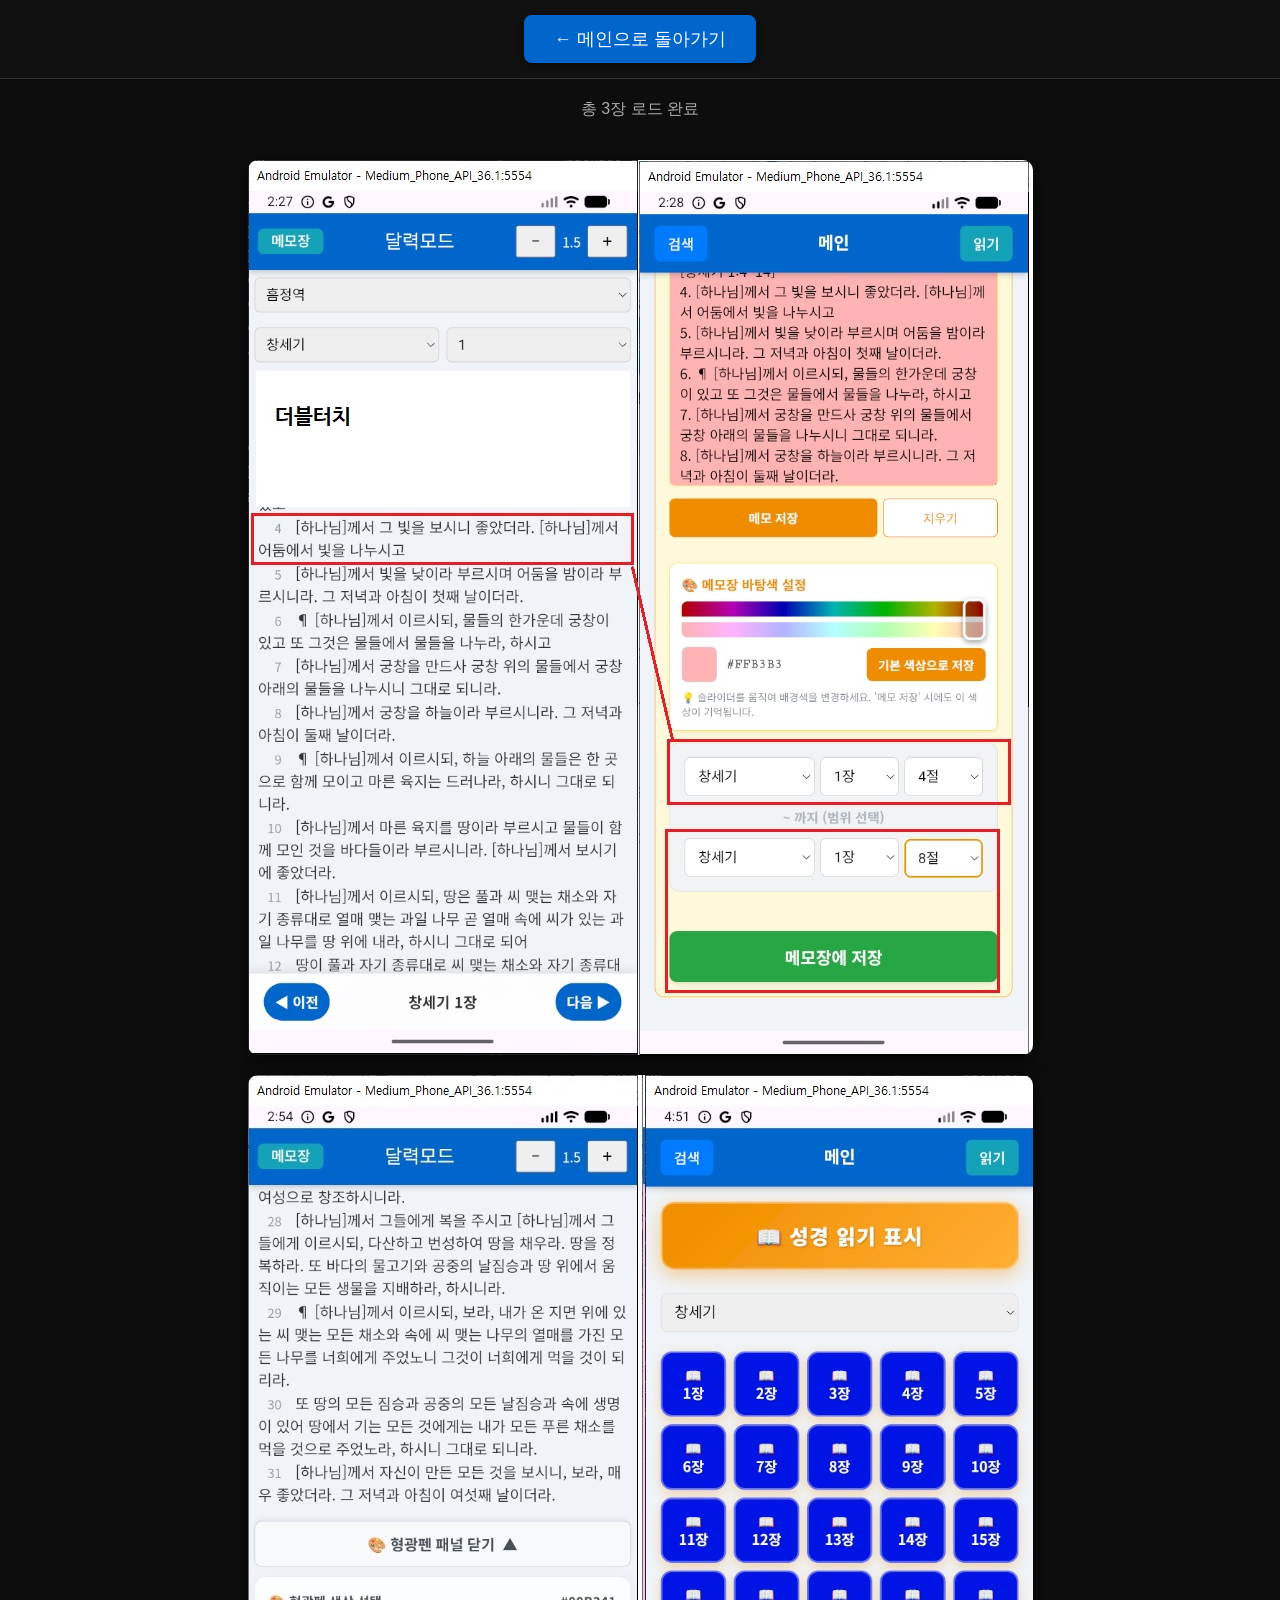
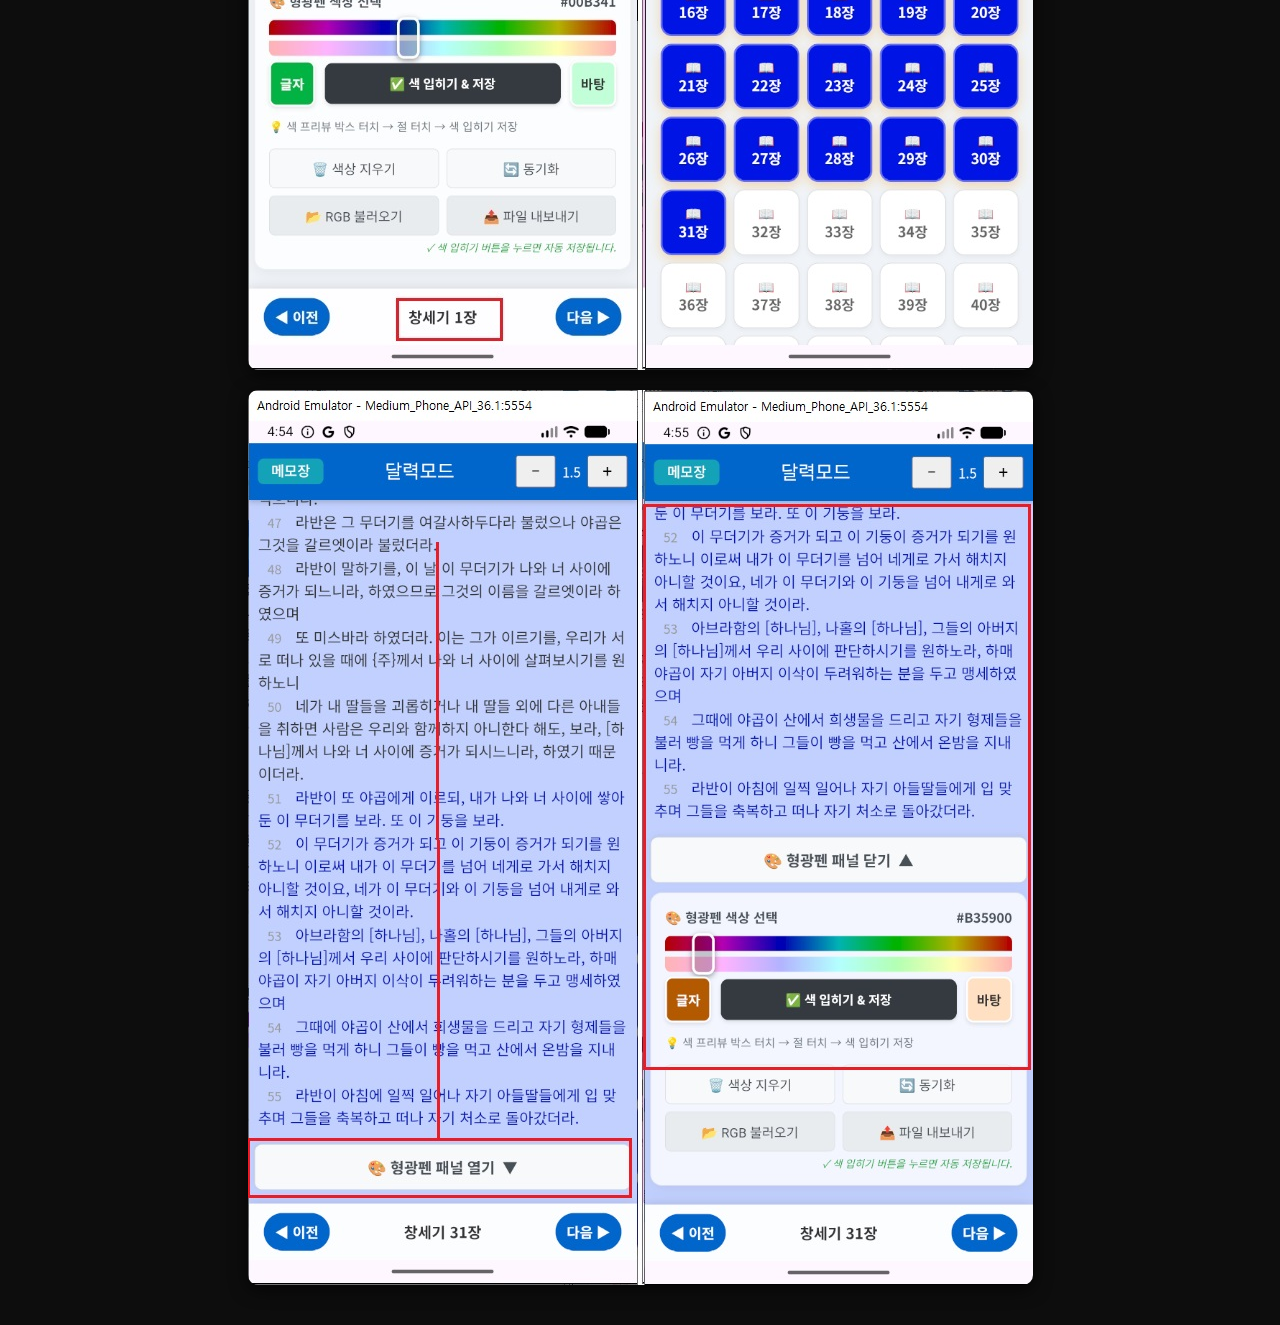
<file: gallery.html>
<!DOCTYPE html>
<html lang="ko">
<head>
  <meta charset="UTF-8" />
  <meta name="viewport" content="width=device-width, initial-scale=1.0"/>
  <title>이미지 자동 갤러리</title>
  <style>
    body {
      margin: 0;
      padding: 0;
      background: #0d0d0d;
      color: #ddd;
      font-family: Arial, sans-serif;
    }
    header {
      position: sticky;
      top: 0;
      z-index: 100;
      background: #111;
      padding: 15px;
      text-align: center;
      border-bottom: 1px solid #333;
    }
    .back-btn {
      padding: 12px 30px;
      font-size: 1.1rem;
      background: #0066cc;
      color: white;
      border: none;
      border-radius: 8px;
      cursor: pointer;
      text-decoration: none;
      display: inline-block;
      box-shadow: 0 2px 8px rgba(0,0,0,0.5);
    }
    .back-btn:hover {
      background: #0055aa;
    }
    .gallery {
      display: flex;
      flex-direction: column;
      align-items: center;
      gap: 20px;
      max-width: 1200px;
      margin: 40px auto;
      padding: 0 20px;
    }
    .gallery img {
      max-width: 100%;
      height: auto;
      border-radius: 10px;
      box-shadow: 0 4px 18px rgba(0,0,0,0.7);
      display: block;
    }
    #status {
      text-align: center;
      margin: 20px 0;
      color: #aaa;
    }
  </style>
</head>
<body>

<header>
  <a href="index.html" class="back-btn">← 메인으로 돌아가기</a>
</header>

<div id="status">이미지 로딩 중...</div>

<div class="gallery" id="gallery"></div>

<script>
const folder = "https://big0691.github.io/bibles/images/";
const extension = ".jpg";
const startNumber = 1;
const maxTry = 3;
const padLength = 0;

function pad(num, size) {
  if (size <= 0) return num;
  return ('000000000' + num).slice(-size);
}

const gallery = document.getElementById('gallery');
const status = document.getElementById('status');
let loadedCount = 0;

function tryLoadImage(num) {
  if (num > maxTry) {
    status.textContent = loadedCount === 0 ? "이미지를 찾을 수 없습니다." : `총 ${loadedCount}장 로드 완료`;
    return;
  }

  const numStr = pad(num, padLength);
  const src = folder + numStr + extension;

  const img = document.createElement('img');
  img.alt = numStr + extension;
  img.loading = "lazy";

  img.onload = () => {
    loadedCount++;
    status.textContent = `${loadedCount}장 로드 완료`;
    tryLoadImage(num + 1);
  };

  img.onerror = () => {
    img.remove();
    tryLoadImage(num + 1);
  };

  img.src = src;
  gallery.appendChild(img);
}

tryLoadImage(startNumber);
</script>

</body>
</html>
</file>
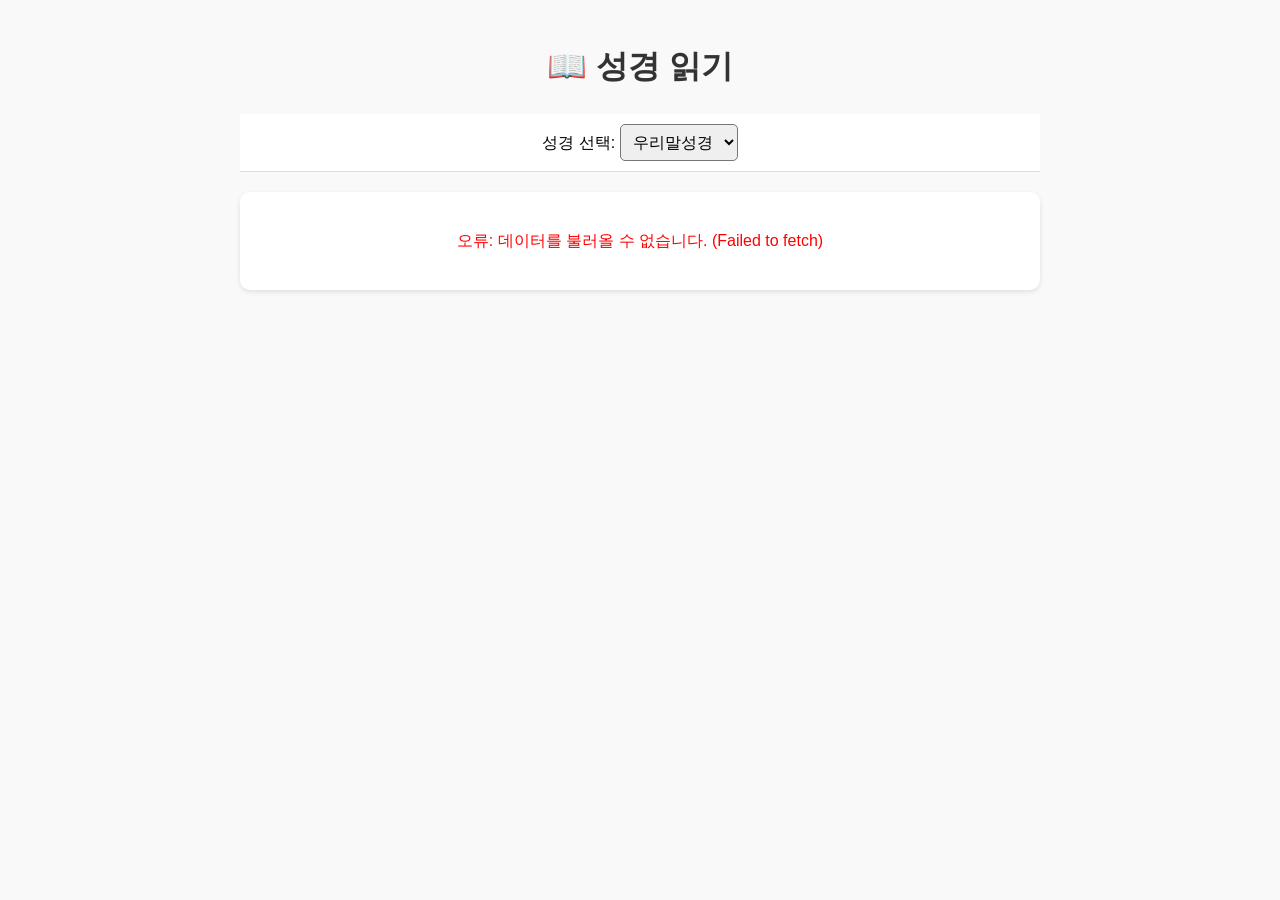
<file: new.html>
<!DOCTYPE html>
<html lang="ko">
<head>
    <meta charset="UTF-8">
    <meta name="viewport" content="width=device-width, initial-scale=1.0">
    <title>성경 읽기 서비스</title>
    <style>
        body { font-family: 'Malgun Gothic', sans-serif; line-height: 1.6; padding: 20px; max-width: 800px; margin: auto; background-color: #f9f9f9; }
        h1 { text-align: center; color: #333; }
        .controls { margin-bottom: 20px; text-align: center; position: sticky; top: 0; background: #fff; padding: 10px; border-bottom: 1px solid #ddd; }
        select { padding: 8px; font-size: 16px; border-radius: 5px; }
        #bible-content { background: white; padding: 20px; border-radius: 10px; box-shadow: 0 2px 5px rgba(0,0,0,0.1); }
        .book-title { color: #2c3e50; border-bottom: 2px solid #2c3e50; margin-top: 40px; padding-bottom: 5px; }
        .chapter-title { color: #e67e22; margin-top: 25px; font-size: 1.2em; border-left: 5px solid #e67e22; padding-left: 10px; }
        .verse { margin-bottom: 8px; }
        .verse-num { font-weight: bold; color: #7f8c8d; margin-right: 8px; font-size: 0.9em; }
    </style>
</head>
<body>

    <h1>📖 성경 읽기</h1>

    <div class="controls">
        <label for="bible-version">성경 선택: </label>
        <select id="bible-version" onchange="loadBible(this.value)">
            <option value="koreasys">우리말성경</option>
            <option value="gaekyuk">개역개정</option>
            <!-- 필요한 성경 버전을 여기에 추가하세요 -->
        </select>
    </div>

    <div id="bible-content">
        <p style="text-align: center;">성경 데이터를 불러오는 중...</p>
    </div>

    <script>
        // 페이지 로드 시 기본값으로 데이터 불러오기
        window.onload = () => loadBible('koreasys');

        function loadBible(version) {
            const contentDiv = document.getElementById('bible-content');
            contentDiv.innerHTML = '<p style="text-align: center;">데이터를 불러오는 중입니다...</p>';

            // GitHub JSON 파일 경로 (사용자 설정에 맞춤)
            const url = `https://raw.githubusercontent.com{version}.json`;

            fetch(url)
                .then(response => {
                    if (!response.ok) throw new Error('파일을 찾을 수 없습니다.');
                    return response.json();
                })
                .then(data => {
                    contentDiv.innerHTML = ''; // 화면 초기화

                    // 상단에 번역판 정보 표시
                    if (data.translation) {
                        const transInfo = document.createElement('p');
                        transInfo.style.textAlign = 'right';
                        transInfo.style.color = '#888';
                        transInfo.innerText = `번역: ${data.translation}`;
                        contentDiv.appendChild(transInfo);
                    }

                    const books = data.books;

                    // 1단계: 책(Book) 순회 (예: 창세기)
                    for (const bookName in books) {
                        const bookHeader = document.createElement('h2');
                        bookHeader.className = 'book-title';
                        bookHeader.innerText = bookName;
                        contentDiv.appendChild(bookHeader);

                        const chapters = books[bookName];

                        // 2단계: 장(Chapter) 순회 (예: 1장, 2장)
                        for (const chapterNum in chapters) {
                            const chapterHeader = document.createElement('h3');
                            chapterHeader.className = 'chapter-title';
                            chapterHeader.innerText = `${chapterNum}장`;
                            contentDiv.appendChild(chapterHeader);

                            const verses = chapters[chapterNum];

                            // 3단계: 절(Verse) 순회 (예: 1절, 2절)
                            for (const verseNum in verses) {
                                const versePara = document.createElement('div');
                                versePara.className = 'verse';
                                versePara.innerHTML = `<span class="verse-num">${verseNum}</span>${verses[verseNum]}`;
                                contentDiv.appendChild(versePara);
                            }
                        }
                    }
                })
                .catch(error => {
                    console.error('Error:', error);
                    contentDiv.innerHTML = `<p style="color:red; text-align:center;">오류: 데이터를 불러올 수 없습니다. (${error.message})</p>`;
                });
        }
    </script>
</body>
</html>
</file>
